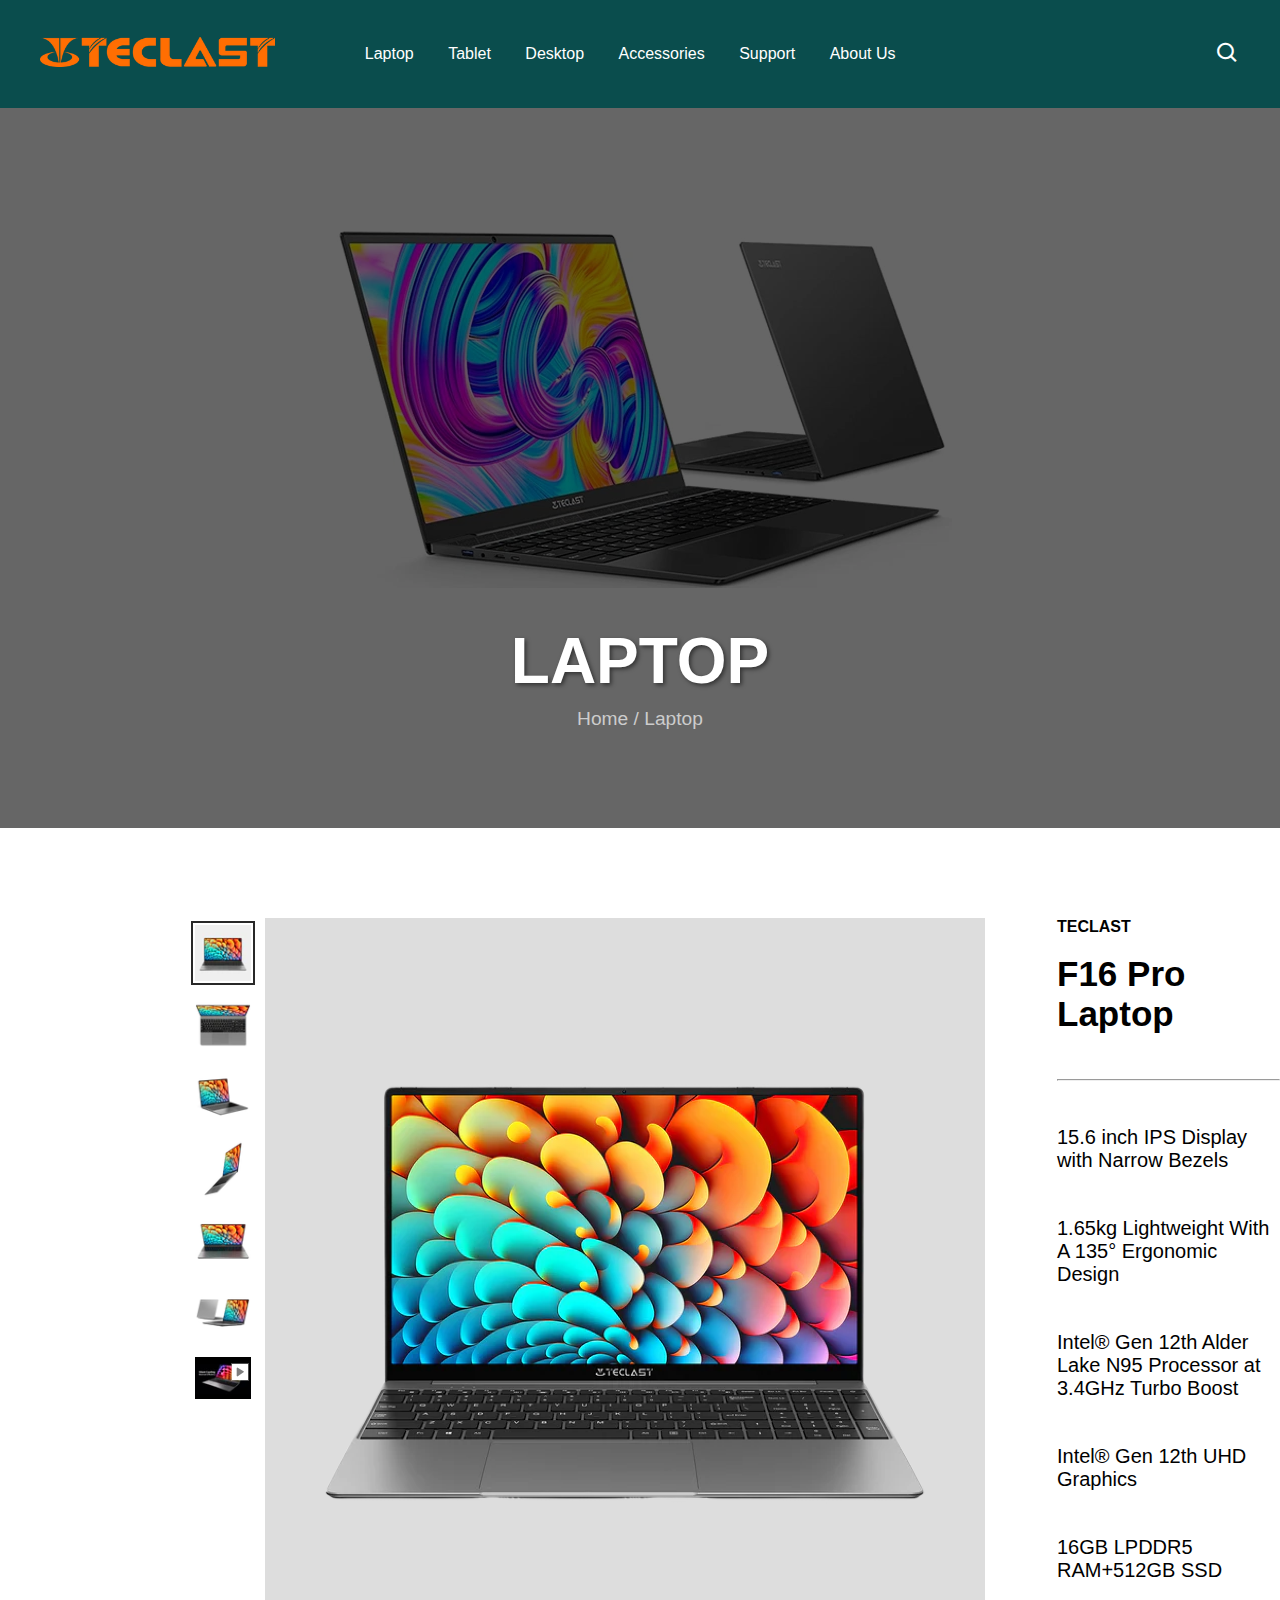
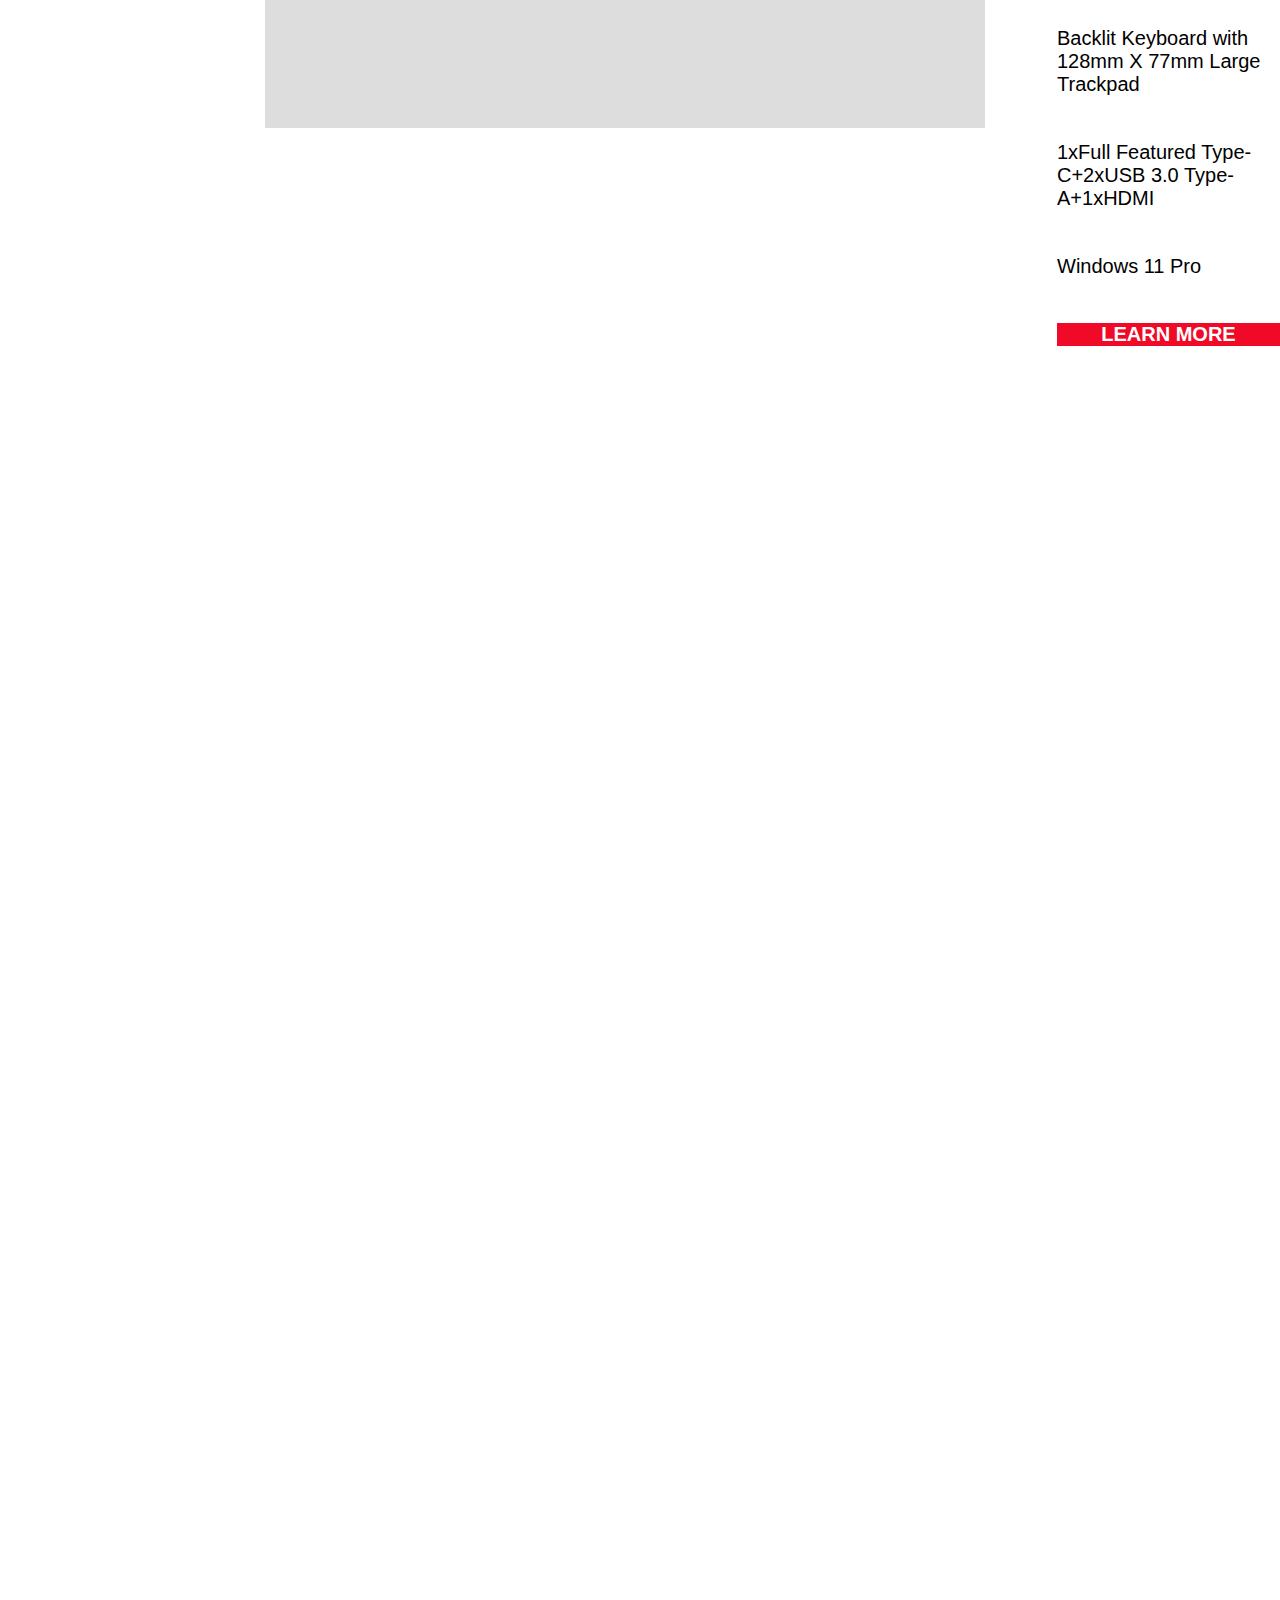
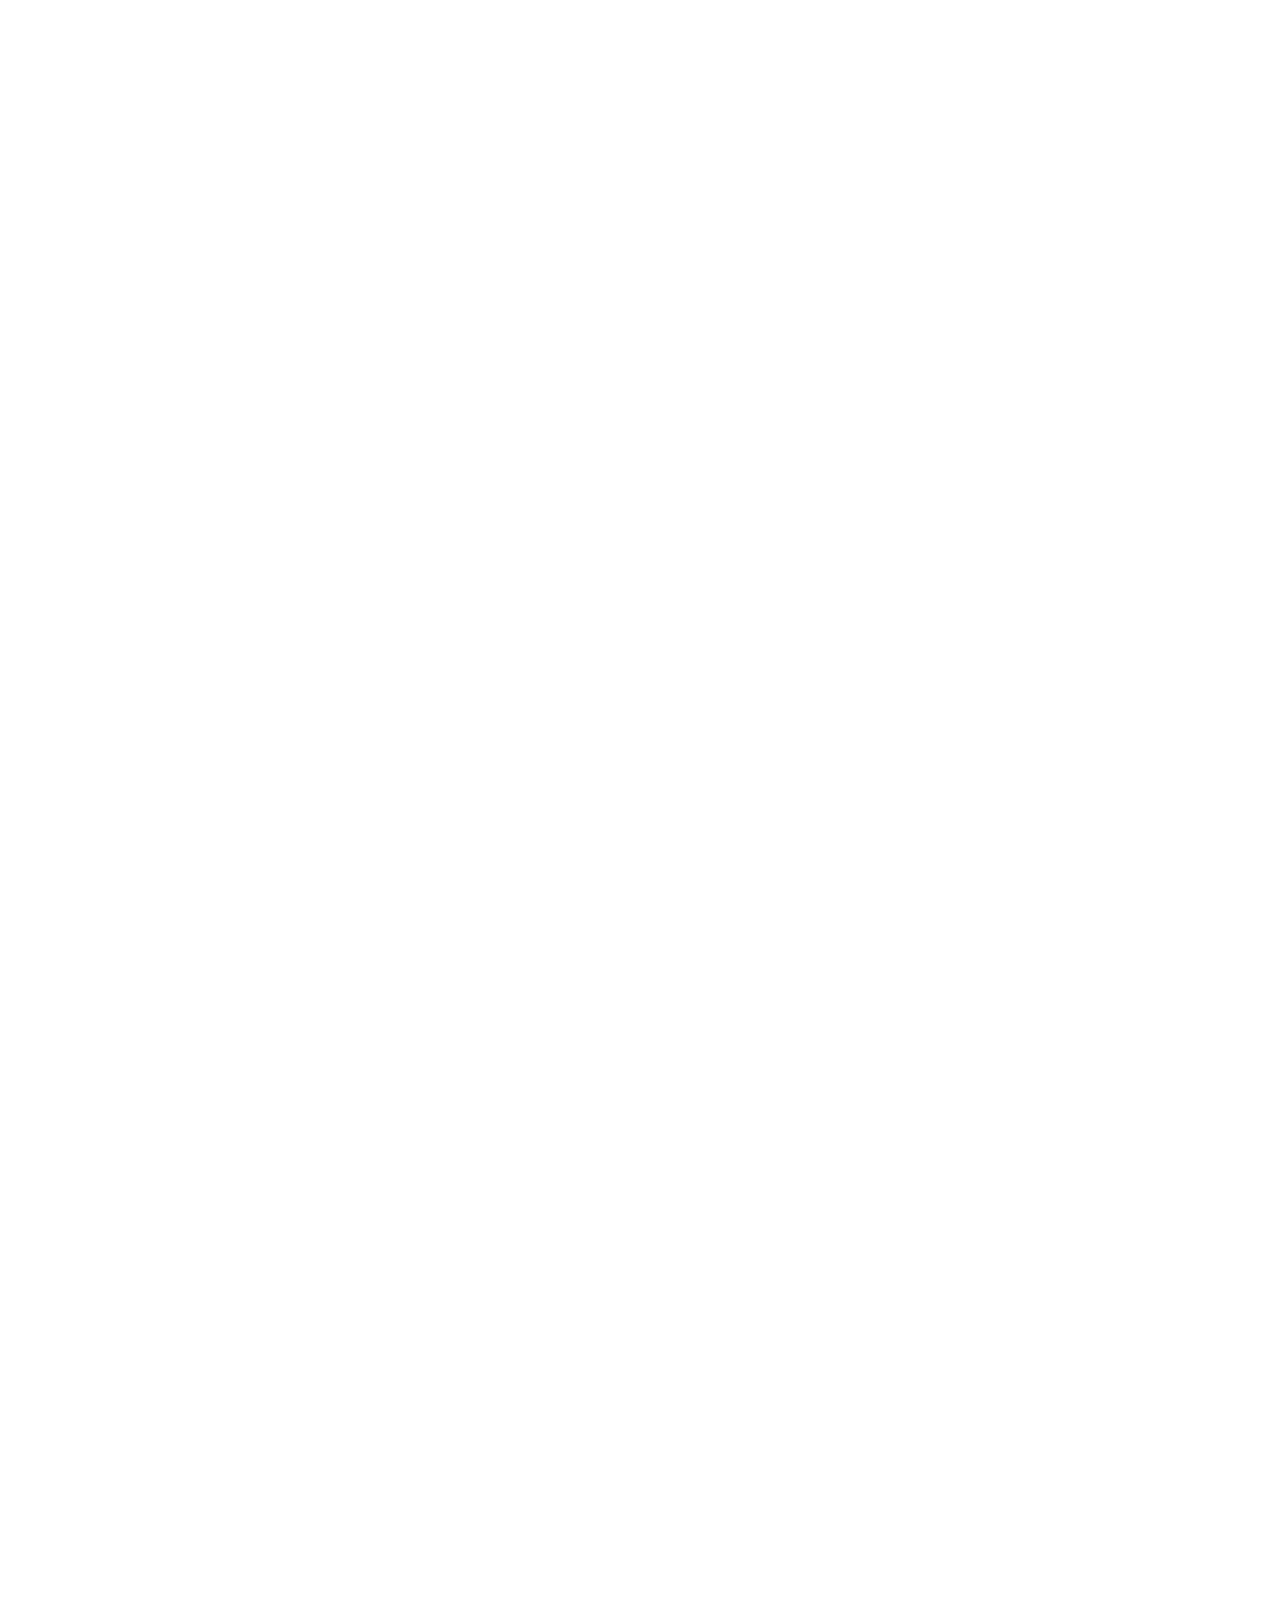
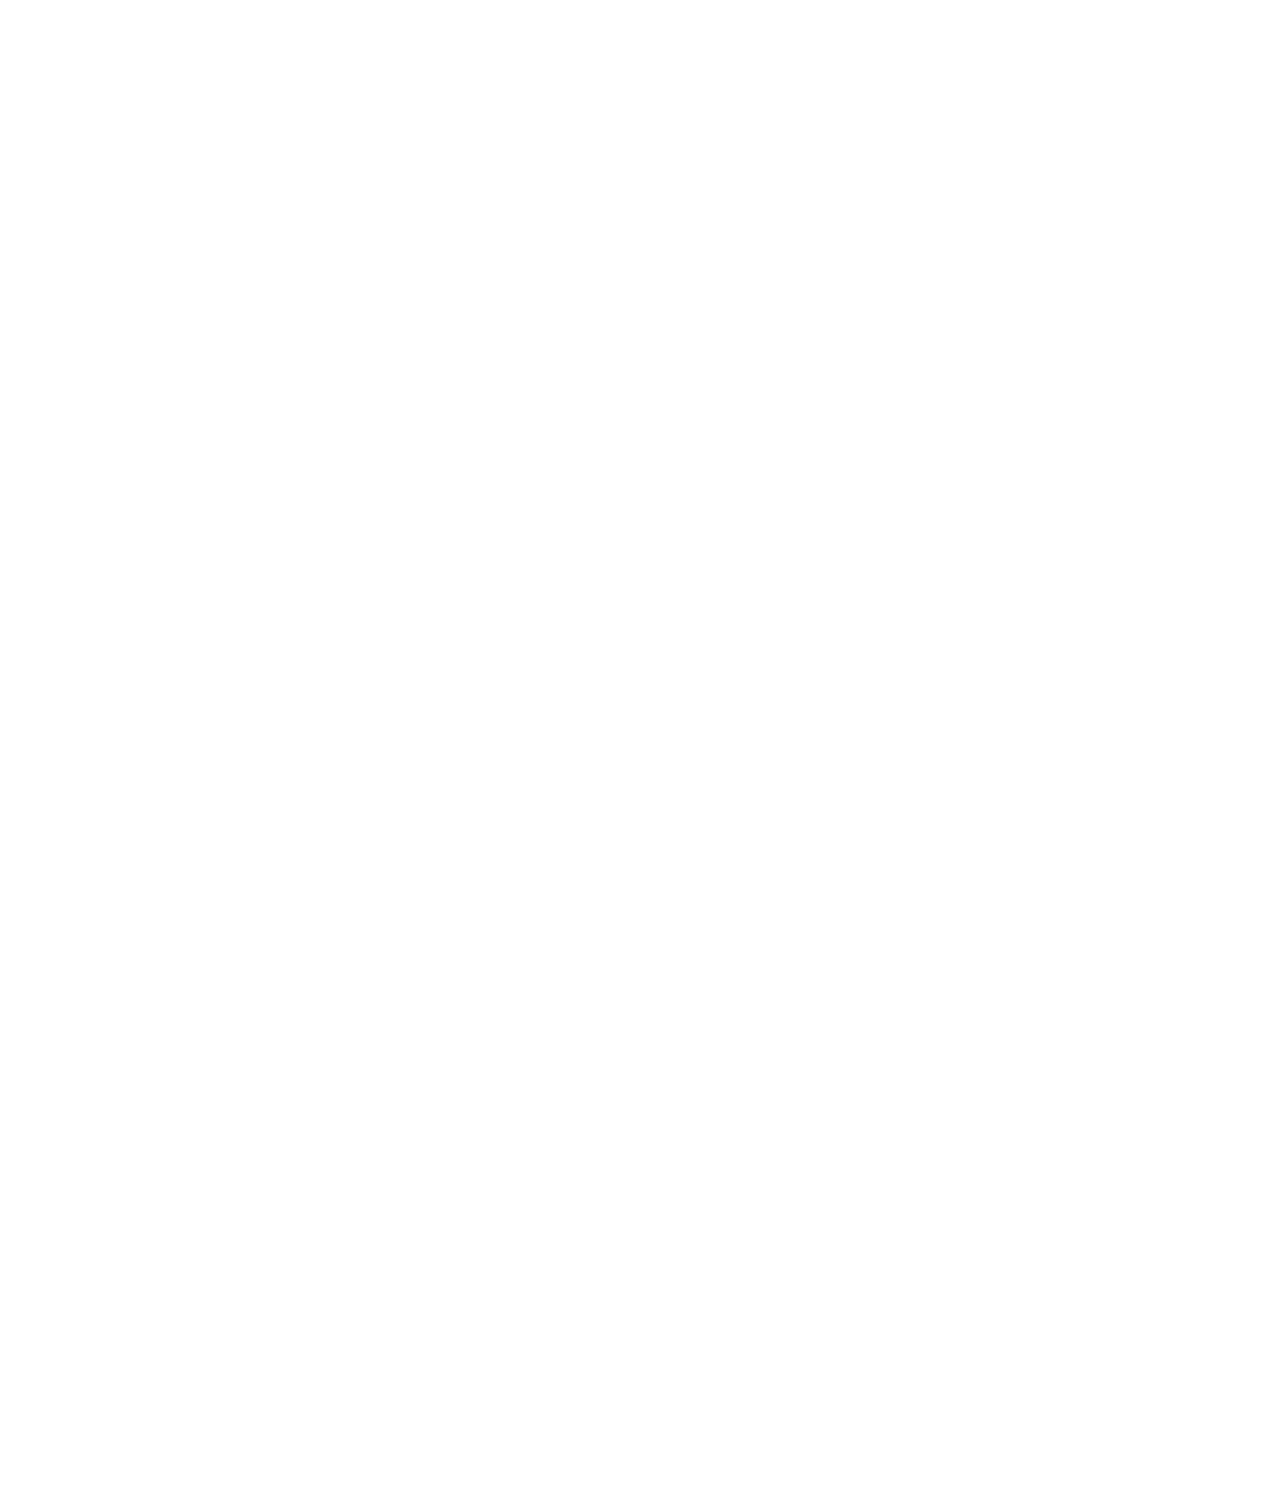
<file: index.html>
<!DOCTYPE html>
<html lang="en">
<head>
    <title>TecLast - Laptop</title>
    <link rel="stylesheet" href="./css/style.css">
    <link href='https://unpkg.com/boxicons@2.1.4/css/boxicons.min.css' rel='stylesheet'>
</head>
<body>
    <div class="head-container">
        <div class="head-one">
            <img src="./img/image.png" alt="TecLast Logo">
        </div>
        <div class="head-two">
            <a href="">Laptop</a>
            <a href="">Tablet</a>
            <a href="">Desktop</a>
            <a href="">Accessories</a>
            <a href="">Support</a>
            <a href="">About Us</a>
        </div>
        <div class="head-three">
            <i class='bx bx-search'></i>
        </div>
    </div>
    <div class="main-container">
        <img src="./img/image1.png" alt="Laptop Image">
        <h1>Laptop</h1>
        <p>Home / Laptop</p>
    </div>
    <div class="body-container">
        <div class="images">
            <img src="./img/image3.png" alt="">
        </div>
        <div class="image">
            <img src="./img/image2.png" alt="">
        </div>
        <div class="small-main">
            <div class="teclast">TECLAST</div>
            <div class="teclast-one">F16 Pro Laptop</div>
            <hr>
            <div class="teclast-twos">15.6 inch IPS Display with Narrow Bezels</div>
            <div class="teclast-two">1.65kg Lightweight With A 135° Ergonomic Design</div>
            <div class="teclast-two">Intel® Gen 12th Alder Lake N95 Processor at 3.4GHz Turbo Boost</div>
            <div class="teclast-two">Intel® Gen 12th UHD Graphics</div>
            <div class="teclast-two">16GB LPDDR5 RAM+512GB SSD</div>
            <div class="teclast-two">Backlit Keyboard with 128mm X 77mm Large Trackpad</div>
            <div class="teclast-two">1xFull Featured Type-C+2xUSB 3.0 Type-A+1xHDMI</div>
            <div class="teclast-two">Windows 11 Pro</div>
            <button class="B">LEARN MORE</button>
        </div>
    </div>
</body>
</html>
</file>
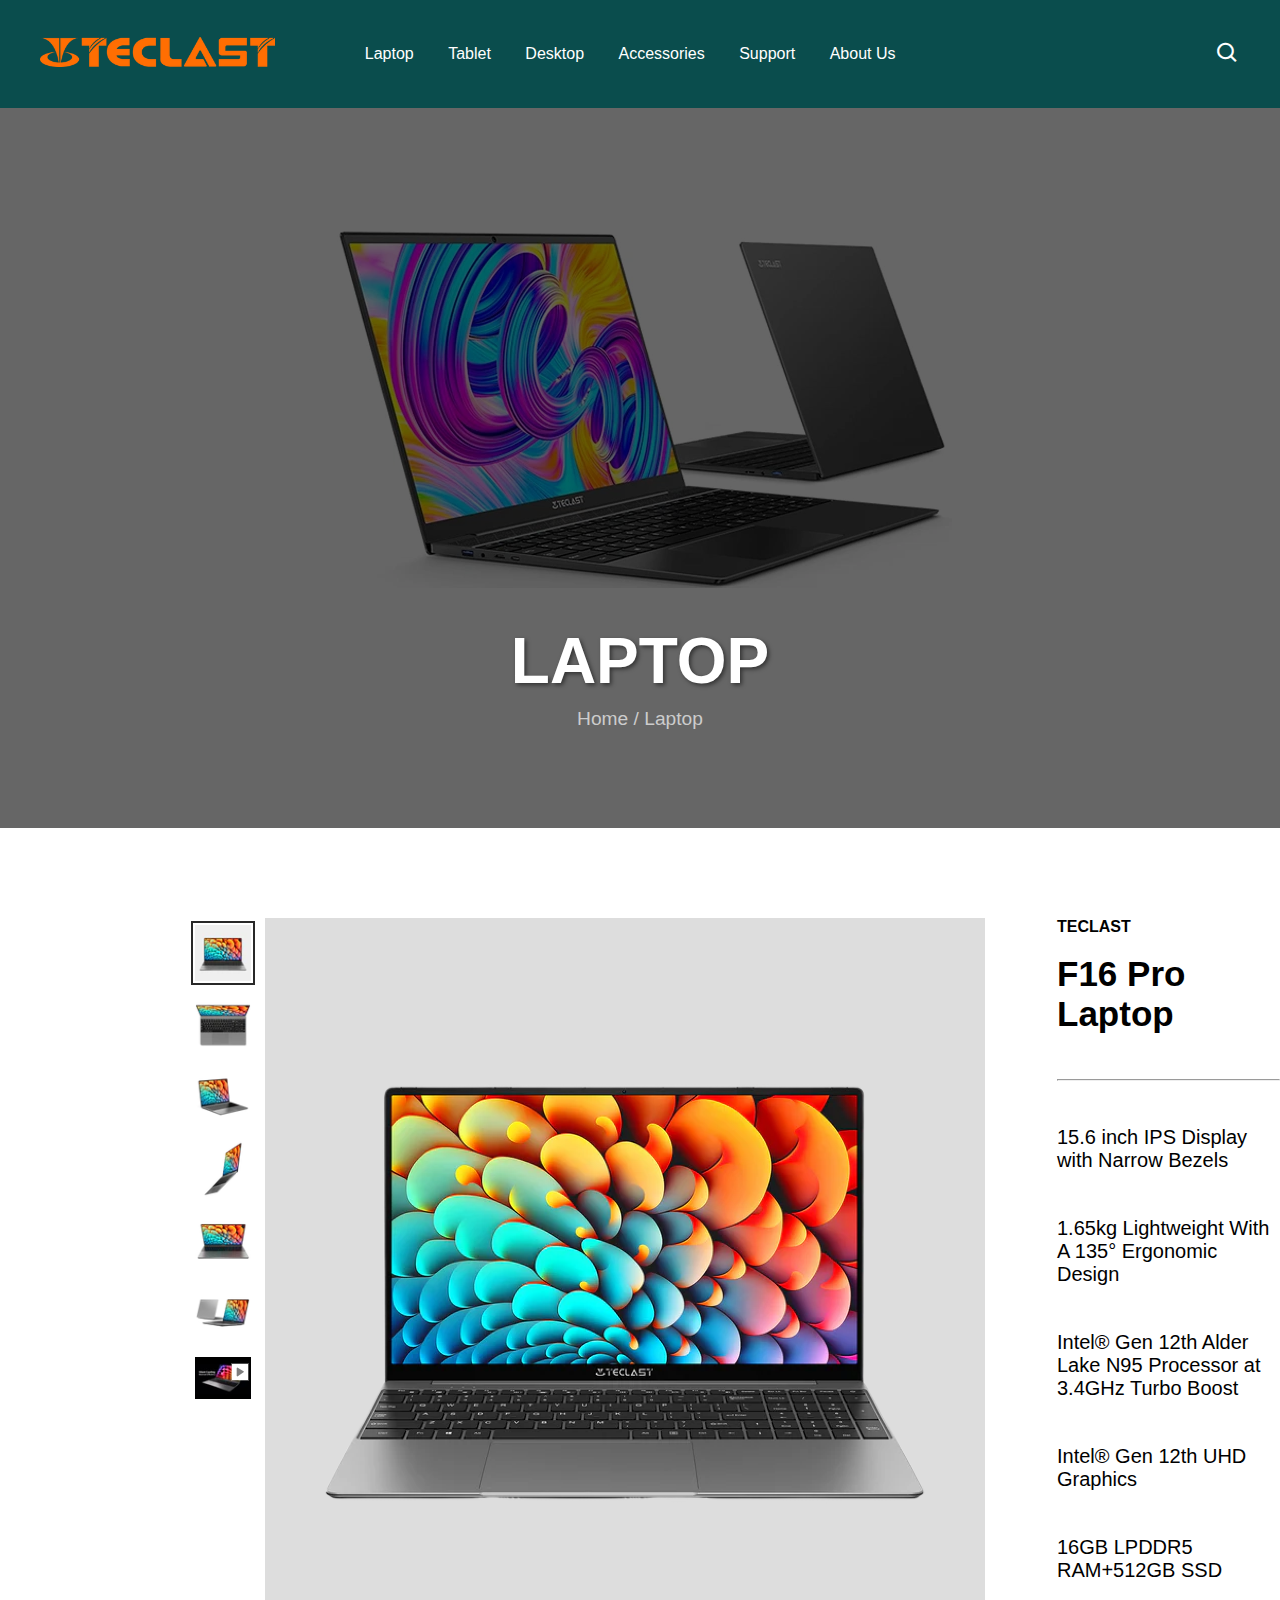
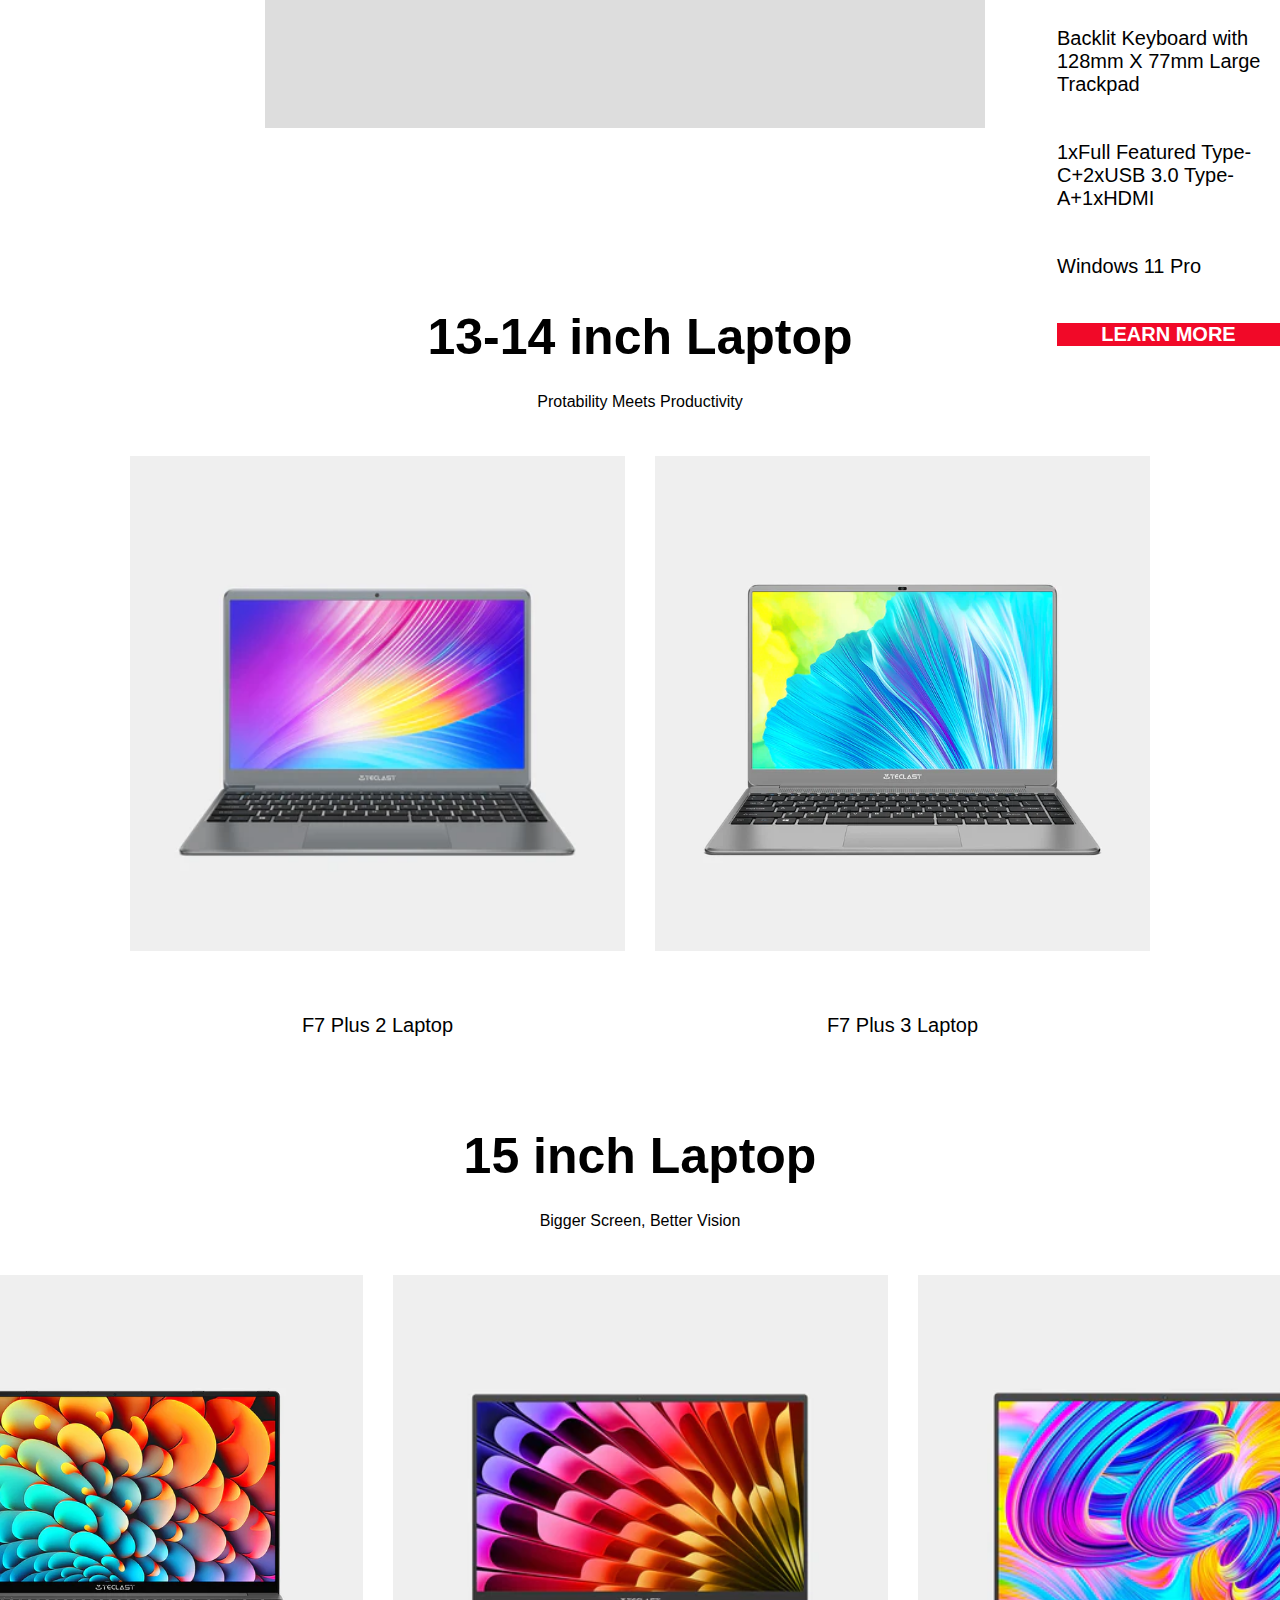
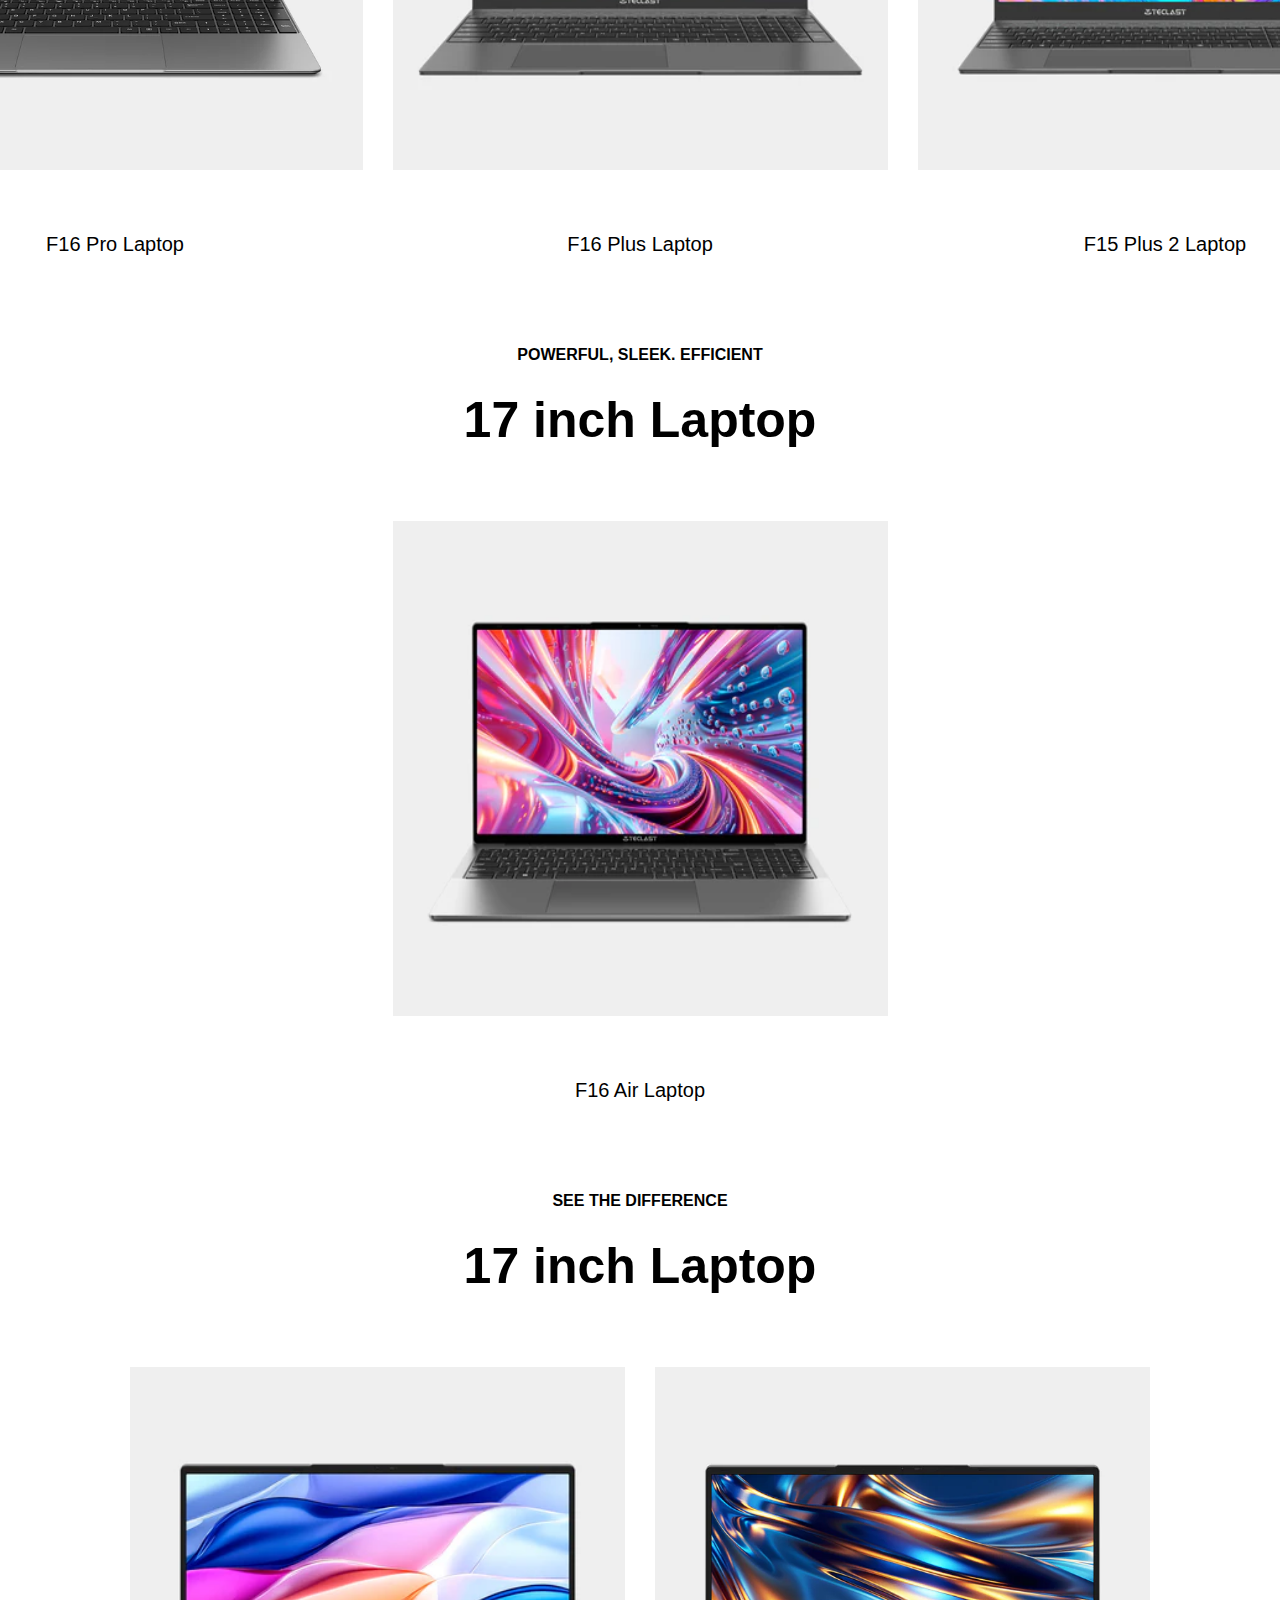
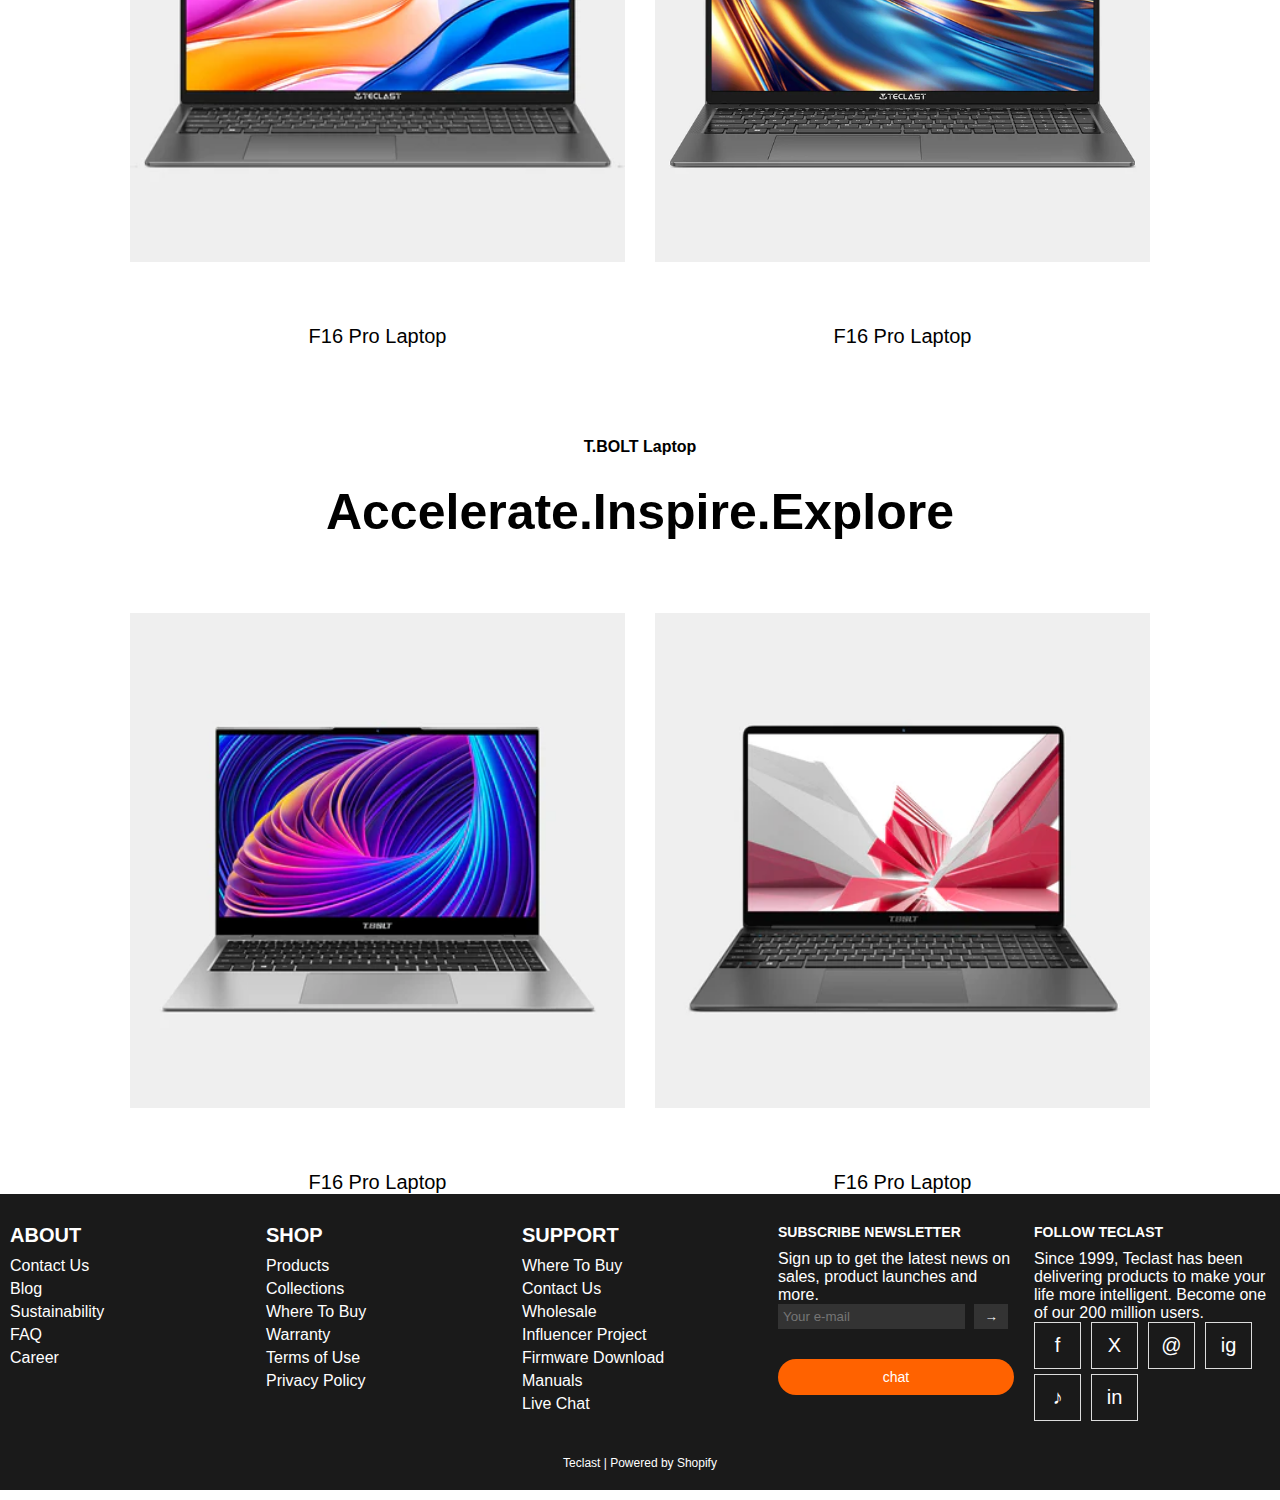
<file: about-us.html>
<!DOCTYPE html>
<html lang="en">

<head>
    <title>About Us</title>
    <link rel="stylesheet" href="./css/style.css">
    <link href='https://unpkg.com/boxicons@2.1.4/css/boxicons.min.css' rel='stylesheet'>
</head>

<body>
    <div class="head-container">
        <div class="head-one">
            <img src="./img/image.png" alt="TecLast Logo">
        </div>
        <div class="head-two">
            <a href="/index.html">Laptop</a>
            <a href="/tablet.html">Tablet</a>
            <a href="/desktop.html">Desktop</a>
            <a href="/accessories.html">Accessories</a>
            <a href="/support.html">Support</a>
            <a href="#">About Us</a>
        </div>
        <div class="head-three">
            <i class='bx bx-search'></i>
        </div>
    </div>
    <div class="main-container">
        <img src="./img/image1.png" alt="Laptop Image">
        <h1>Laptop</h1>
        <p>Home / Laptop</p>
    </div>
    <div class="body-container">
        <div class="images">
            <img src="./img/image3.png" alt="">
        </div>
        <div class="image">
            <img src="./img/image2.png" alt="">
        </div>
        <div class="small-main">
            <div class="teclast">TECLAST</div>
            <div class="teclast-one">F16 Pro Laptop</div>
            <hr>
            <div class="teclast-twos">15.6 inch IPS Display with Narrow Bezels</div>
            <div class="teclast-two">1.65kg Lightweight With A 135° Ergonomic Design</div>
            <div class="teclast-two">Intel® Gen 12th Alder Lake N95 Processor at 3.4GHz Turbo Boost</div>
            <div class="teclast-two">Intel® Gen 12th UHD Graphics</div>
            <div class="teclast-two">16GB LPDDR5 RAM+512GB SSD</div>
            <div class="teclast-two">Backlit Keyboard with 128mm X 77mm Large Trackpad</div>
            <div class="teclast-two">1xFull Featured Type-C+2xUSB 3.0 Type-A+1xHDMI</div>
            <div class="teclast-two">Windows 11 Pro</div>
            <button class="B">LEARN MORE</button>
        </div>
    </div>
    <div class="body-containers">
        <div class="body-one">
            <div class="inchs">13-14 inch Laptop</div>
            <div class="inch">Protability Meets Productivity</div>
        </div>
        <div class="body-two">
            <div class="body-image">
                <div class="control">
                    <img src="./img/image4.png" alt="">
                </div>
                <div class="plus">F7 Plus 2 Laptop</div>
            </div>
            <div class="body-image">
                <div class="control">
                    <img src="./img/image5.png" alt="">
                </div>
                <div class="plus">F7 Plus 3 Laptop</div>
            </div>
        </div>
    </div>
    <div class="body-containers">
        <div class="body-one">
            <div class="inchs">15 inch Laptop</div>
            <div class="inch">Bigger Screen, Better Vision</div>
        </div>
        <div class="body-two">
            <div class="body-image">
                <div class="control">
                    <img src="./img/image6.png" alt="">
                </div>
                <div class="plus">F16 Pro Laptop</div>
            </div>
            <div class="body-image">
                <div class="control">
                    <img src="./img/image7.png" alt="">
                </div>
                <div class="plus">F16 Plus Laptop</div>
            </div>
            <div class="body-image">
                <div class="control">
                    <img src="./img/image8.png" alt="">
                </div>
                <div class="plus">F15 Plus 2 Laptop</div>
            </div>
        </div>
    </div>
    <div class="body-containers">
        <div class="body-one">
            <div class="inchss">POWERFUL, SLEEK. EFFICIENT</div>
            <div class="inchs">17 inch Laptop</div>
        </div>
        <div class="body-two">
            <div class="body-image">
                <div class="control">
                    <img src="./img/image9.png" alt="">
                </div>
                <div class="plus">F16 Air Laptop</div>
            </div>
        </div>
    </div>
    <div class="body-containers">
        <div class="body-one">
            <div class="inchss">SEE THE DIFFERENCE</div>
            <div class="inchs">17 inch Laptop</div>
        </div>
        <div class="body-two">
            <div class="body-image">
                <div class="control">
                    <img src="./img/image10.png" alt="">
                </div>
                <div class="plus">F16 Pro Laptop</div>
            </div>
            <div class="body-image">
                <div class="control">
                    <img src="./img/image11.png" alt="">
                </div>
                <div class="plus">F16 Pro Laptop</div>
            </div>
        </div>
    </div>
    <div class="body-containers">
        <div class="body-one">
            <div class="inchss">T.BOLT Laptop</div>
            <div class="inchs">Accelerate.Inspire.Explore</div>
        </div>
        <div class="body-two">
            <div class="body-image">
                <div class="control">
                    <img src="./img/image13.png" alt="">
                </div>
                <div class="plus">F16 Pro Laptop</div>
            </div>
            <div class="body-image">
                <div class="control">
                    <img src="./img/image12.png" alt="">
                </div>
                <div class="plus">F16 Pro Laptop</div>
            </div>
        </div>
    </div>
    <footer class="footer">
        <div class="footer-column">
            <h3 style="font-size: 20px;">ABOUT</h3>
            <a href="#" style="font-size: 16px;">Contact Us</a>
            <a href="#" style="font-size: 16px;">Blog</a>
            <a href="#" style="font-size: 16px;">Sustainability</a>
            <a href="#" style="font-size: 16px;">FAQ</a>
            <a href="#" style="font-size: 16px;">Career</a>
        </div>
        <div class="footer-column">
            <h3 style="font-size: 20px;">SHOP</h3>
            <a href="#" style="font-size: 16px;">Products</a>
            <a href="#" style="font-size: 16px;">Collections</a>
            <a href="#" style="font-size: 16px;">Where To Buy</a>
            <a href="#" style="font-size: 16px;">Warranty</a>
            <a href="#" style="font-size: 16px;">Terms of Use</a>
            <a href="#" style="font-size: 16px;">Privacy Policy</a>
        </div>
        <div class="footer-column">
            <h3 style="font-size: 20px;">SUPPORT</h3>
            <a href="#" style="font-size: 16px;">Where To Buy</a>
            <a href="#" style="font-size: 16px;">Contact Us</a>
            <a href="#" style="font-size: 16px;">Wholesale</a>
            <a href="#" style="font-size: 16px;">Influencer Project</a>
            <a href="#" style="font-size: 16px;">Firmware Download</a>
            <a href="#" style="font-size: 16px;">Manuals</a>
            <a href="#" style="font-size: 16px;">Live Chat</a>
        </div>
        <div class="footer-column newsletter">
            <h3>SUBSCRIBE NEWSLETTER</h3>
            <p>Sign up to get the latest news on sales, product launches and more.</p>
            <input type="email" placeholder="Your e-mail">
            <button>→</button>
            <div class="chat-button" style="margin-top: 30px;">chat</div>
        </div>
        <div class="footer-column">
            <h3>FOLLOW TECLAST</h3>
            <p>Since 1999, Teclast has been delivering products to make your life more intelligent. Become one of our
                200 million users.</p>
            <div class="social-icons">
                <a href="#">f</a>
                <a href="#">X</a>
                <a href="#">@</a>
                <a href="#">ig</a>
            </div>
            <div class="social-icons">
                <a href="#">♪</a>
                <a href="#">in</a>
            </div>
        </div>
        <div class="powered-by">Teclast | Powered by Shopify</div>
    </footer>
</body>

</html>
</file>
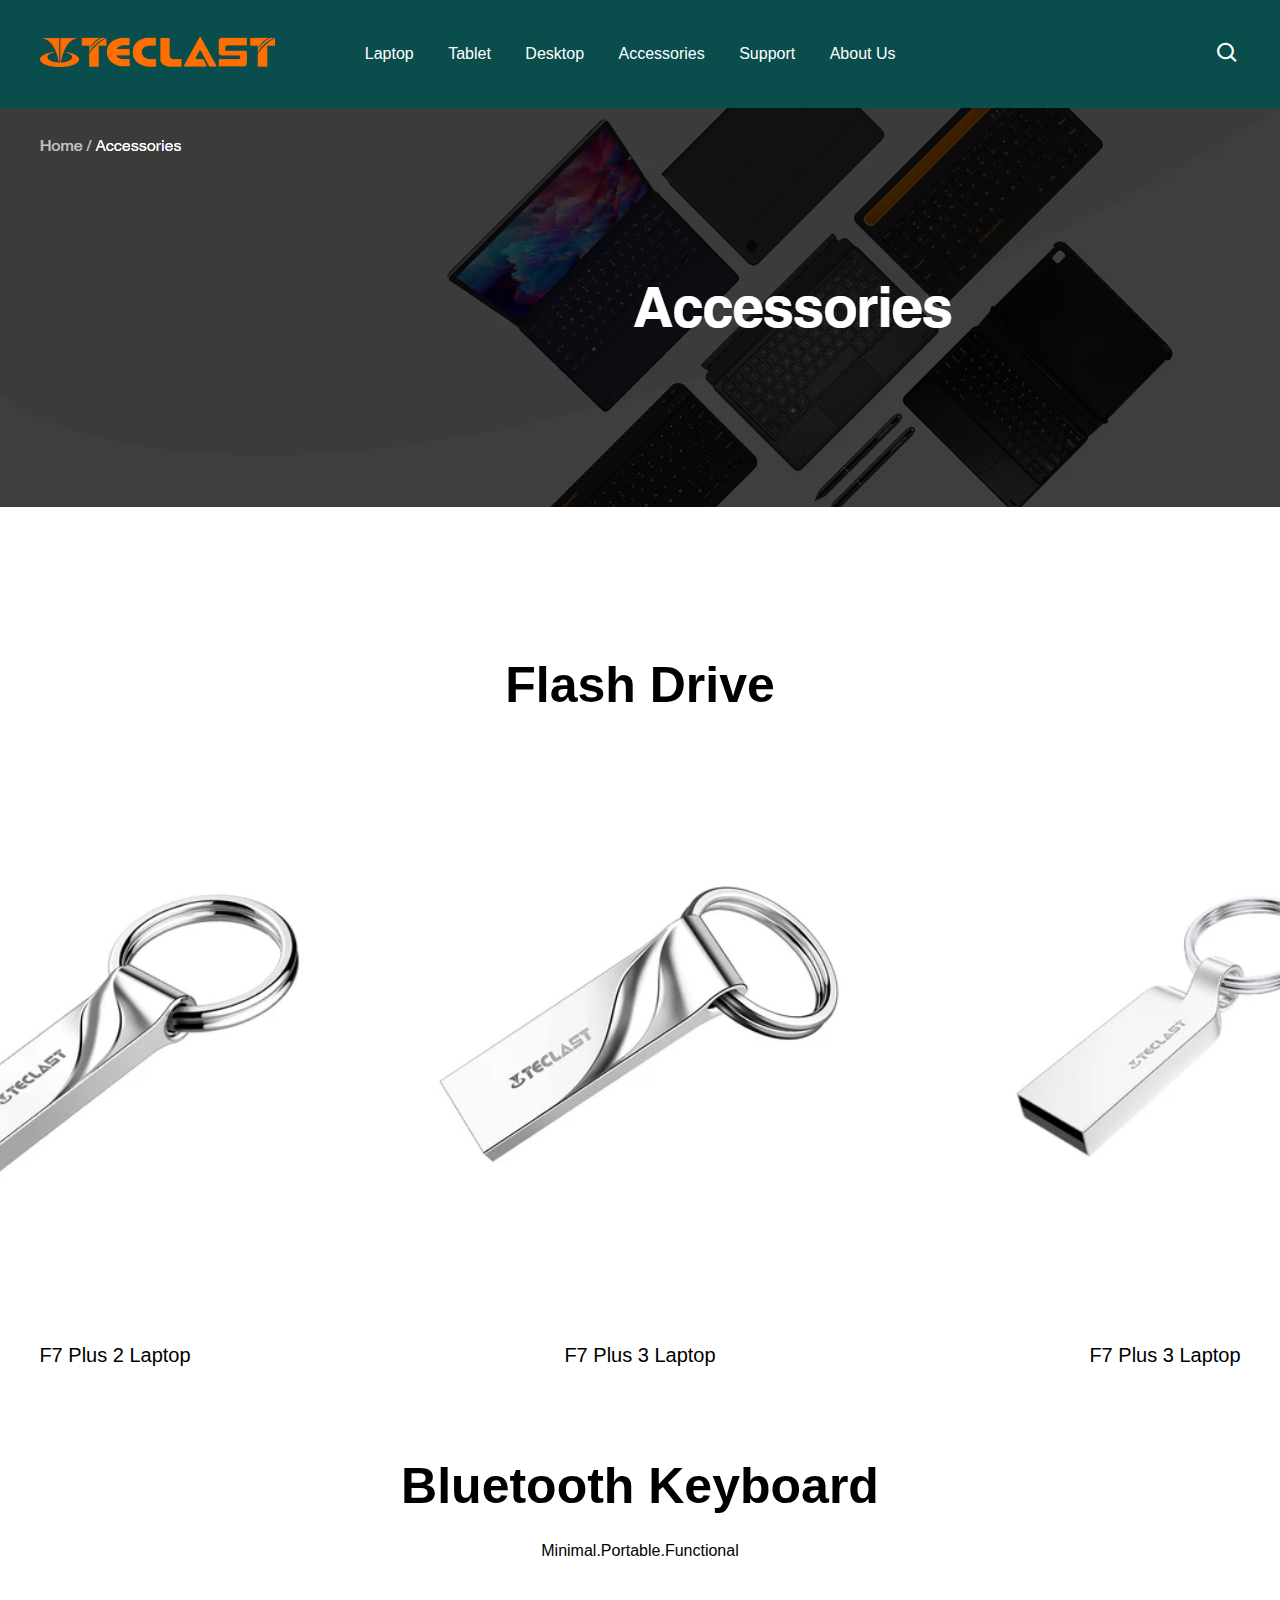
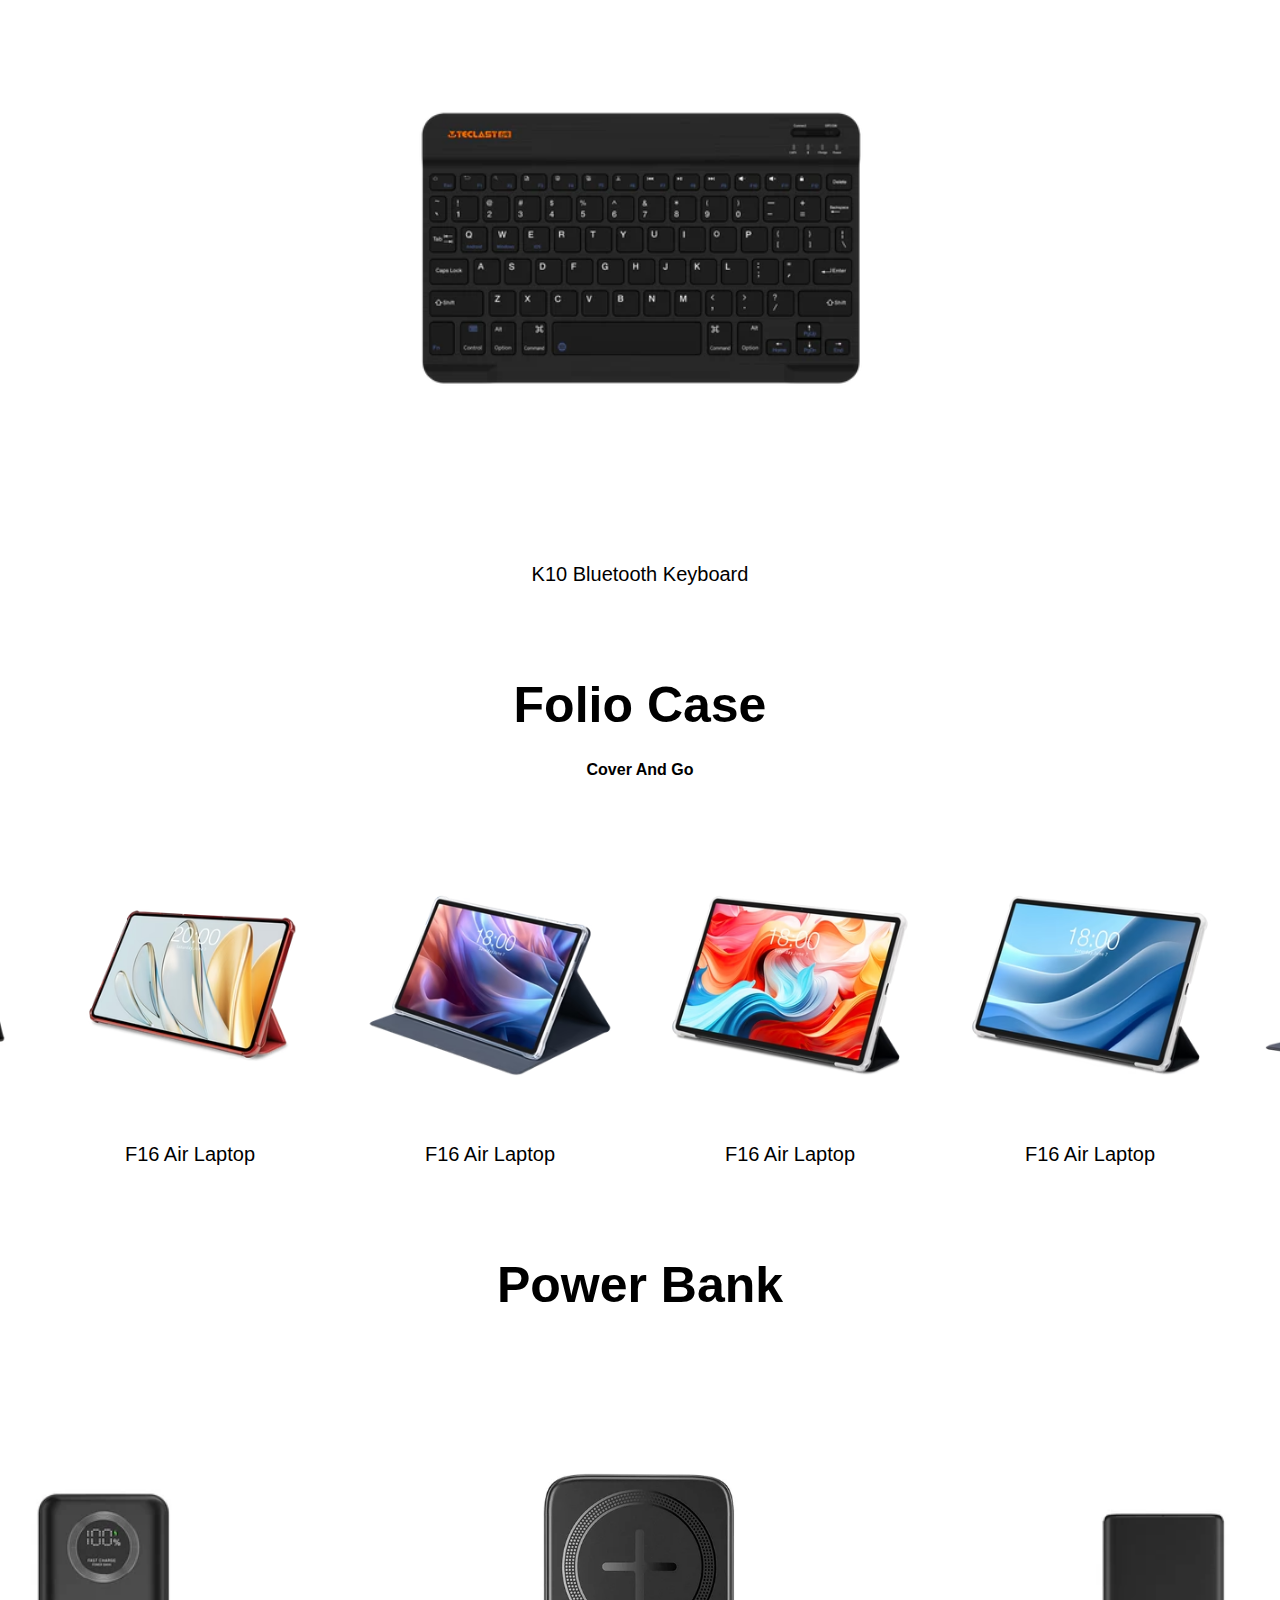
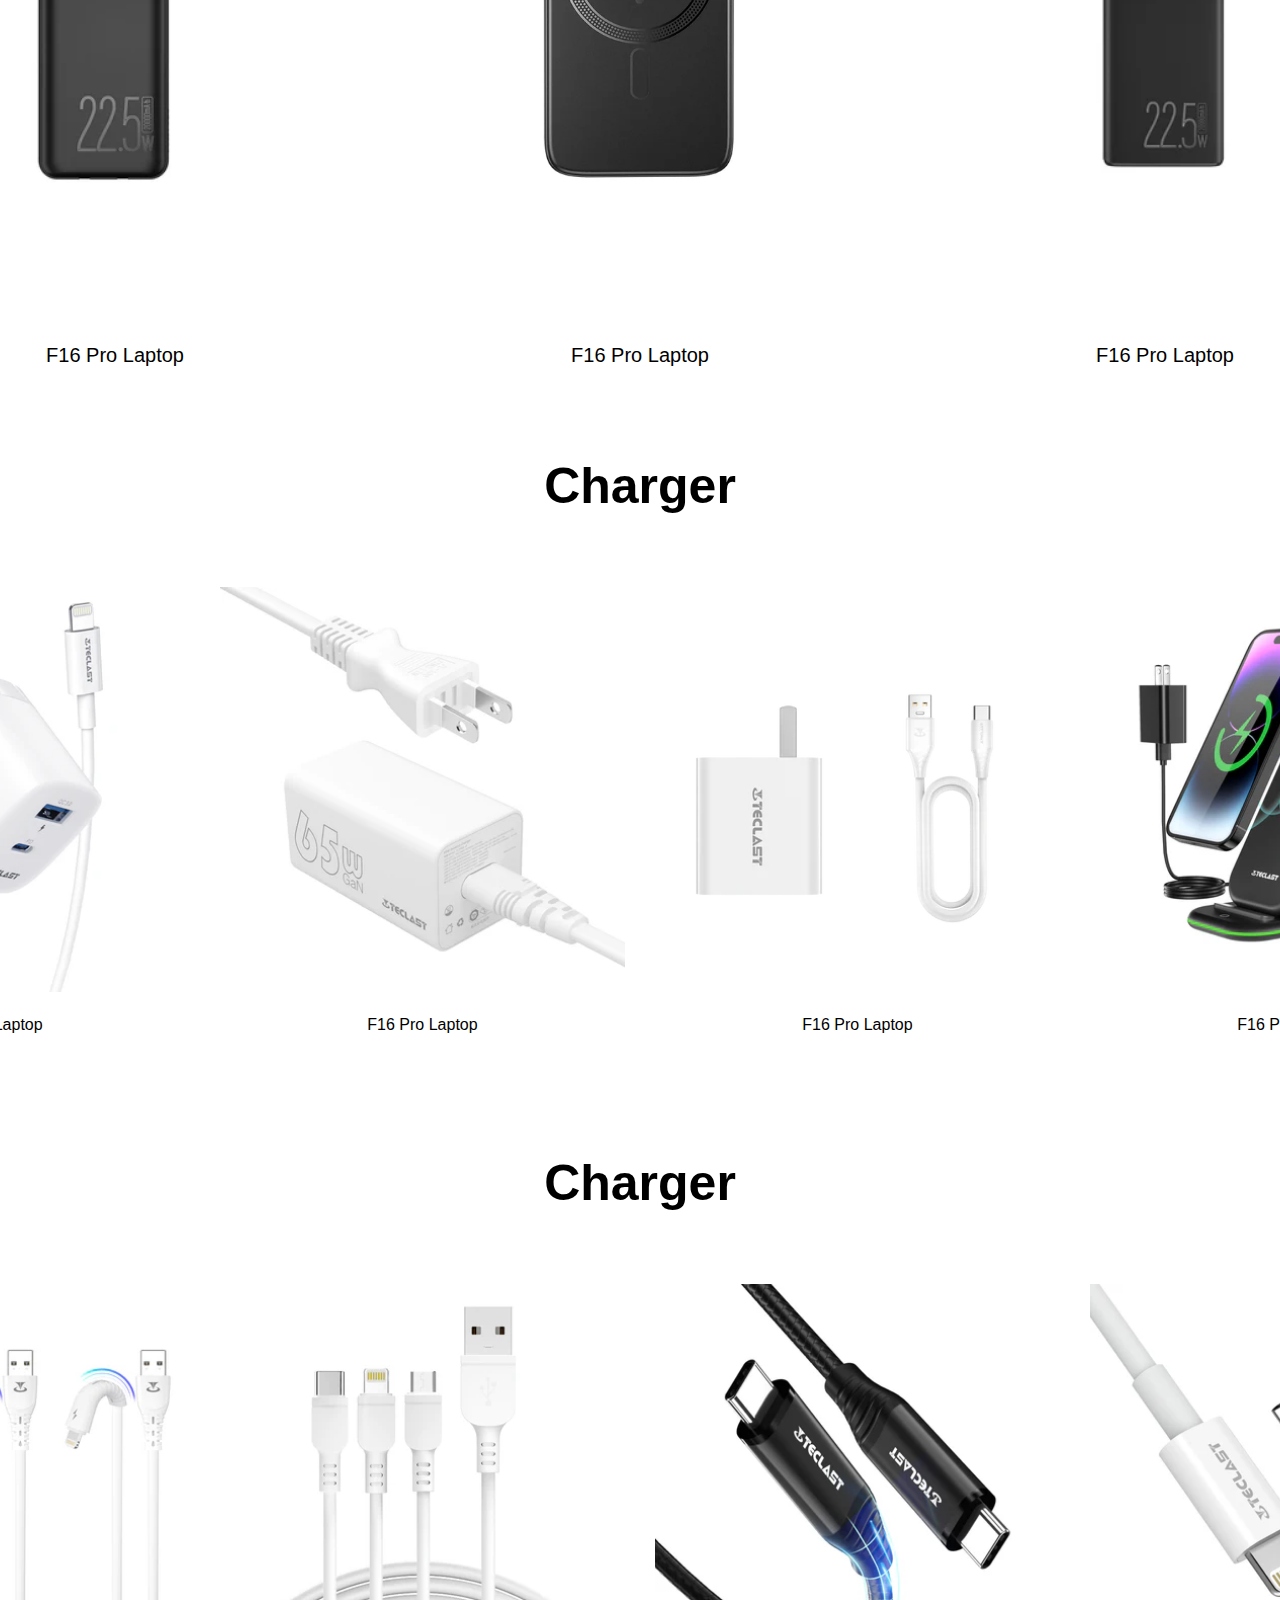
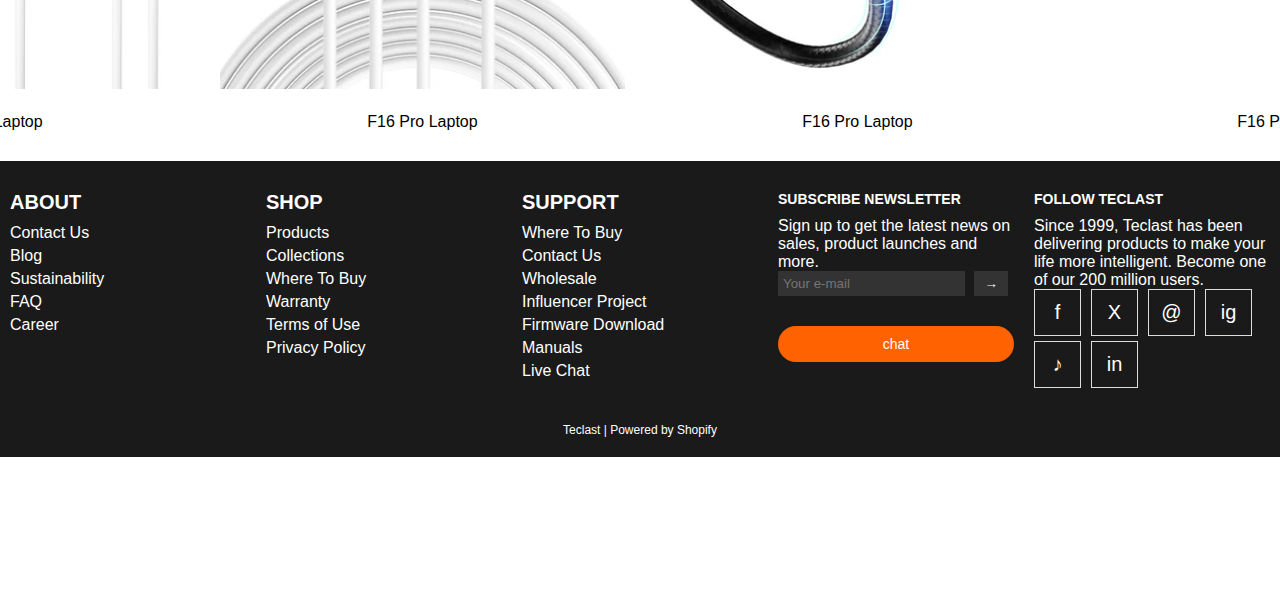
<file: accessories.html>
<!DOCTYPE html>
<html lang="en">

<head>
    <title>Accessories</title>
    <link rel="stylesheet" href="/css/accessories.css">
    <link href='https://unpkg.com/boxicons@2.1.4/css/boxicons.min.css' rel='stylesheet'>
</head>

<body>
    <div class="head-container">
        <div class="head-one">
            <img src="./img/image.png" alt="TecLast Logo">
        </div>
        <div class="head-two">
            <a href="/index.html">Laptop</a>
            <a href="/tablet.html">Tablet</a>
            <a href="/desktop.html">Desktop</a>
            <a href="#">Accessories</a>
            <a href="/suport.html">Support</a>
            <a href="/about-us.html">About Us</a>
        </div>
        <div class="head-three">
            <i class='bx bx-search'></i>
        </div>
    </div>
    <div class="main-container">
        <img src="./img/image18.png" alt="Laptop Image">
        <h1>Laptop</h1>
        <p>Home / Laptop</p>
    </div>
    <div class="body-containers">
        <div class="body-one">
            <div class="inchs">Flash Drive</div>
        </div>
        <div class="body-two">
            <div class="body-image">
                <div class="control">
                    <img src="./img/image58.png" alt="">
                </div>
                <div class="plus">F7 Plus 2 Laptop</div>
            </div>
            <div class="body-image">
                <div class="control">
                    <img src="./img/image59.png" alt="">
                </div>
                <div class="plus">F7 Plus 3 Laptop</div>
            </div>
            <div class="body-image">
                <div class="control">
                    <img src="./img/image60.png" alt="">
                </div>
                <div class="plus">F7 Plus 3 Laptop</div>
            </div>
        </div>
    </div>
    <div class="body-containers">
        <div class="body-one">
            <div class="inchs">Bluetooth Keyboard</div>
            <div class="inch">Minimal.Portable.Functional</div>
        </div>
        <div class="body-two">
            <div class="body-image">
                <div class="control">
                    <img src="./img/image41.png" alt="">
                </div>
                <div class="plus">K10 Bluetooth Keyboard</div>
            </div>
        </div>
    </div>
    <div class="body-containers">
        <div class="body-one">
            <div class="inchs">Folio Case</div>
            <div class="inchss">Cover And Go</div>
        </div>
        <div class="body-two">
            <div class="body-image">
                <div class="controlL">
                    <img src="./img/image61.png" alt="">
                </div>
                <div class="plus">F16 Air Laptop</div>
            </div>
            <div class="body-image">
                <div class="controlL">
                    <img src="./img/image62.png" alt="">
                </div>
                <div class="plus">F16 Air Laptop</div>
            </div>
            <div class="body-image">
                <div class="controlL">
                    <img src="./img/image63.png" alt="">
                </div>
                <div class="plus">F16 Air Laptop</div>
            </div>
            <div class="body-image">
                <div class="controlL">
                    <img src="./img/image64.png" alt="">
                </div>
                <div class="plus">F16 Air Laptop</div>
            </div>
            <div class="body-image">
                <div class="controlL">
                    <img src="./img/image65.png" alt="">
                </div>
                <div class="plus">F16 Air Laptop</div>
            </div>
            <div class="body-image">
                <div class="controlL">
                    <img src="./img/image66.png" alt="">
                </div>
                <div class="plus">F16 Air Laptop</div>
            </div>
        </div>
    </div>
    <div class="body-containers">
        <div class="body-one">
            <div class="inchs">Power Bank</div>
        </div>
        <div class="body-two">
            <div class="body-image">
                <div class="control">
                    <img src="./img/image67.png" alt="">
                </div>
                <div class="plus">F16 Pro Laptop</div>
            </div>
            <div class="body-image">
                <div class="control">
                    <img src="./img/image68.png" alt="">
                </div>
                <div class="plus">F16 Pro Laptop</div>
            </div>
            <div class="body-image">
                <div class="control">
                    <img src="./img/image69.png" alt="">
                </div>
                <div class="plus">F16 Pro Laptop</div>
            </div>
        </div>
    </div>
    <div class="body-containers">
        <div class="body-one">
            <div class="inchs">Charger</div>
        </div>
        <div class="body-two">
            <div class="body-image">
                <div class="controlh">
                    <img src="./img/image70.png" alt="">
                </div>
                <div class="plush">F16 Pro Laptop</div>
            </div>
            <div class="body-image">
                <div class="controlh">
                    <img src="./img/image71.png" alt="">
                </div>
                <div class="plush">F16 Pro Laptop</div>
            </div>
            <div class="body-image">
                <div class="controlh">
                    <img src="./img/image72.png" alt="">
                </div>
                <div class="plush">F16 Pro Laptop</div>
            </div>
            <div class="body-image">
                <div class="controlh">
                    <img src="./img/image73.png" alt="">
                </div>
                <div class="plush">F16 Pro Laptop</div>
            </div>
        </div>
    </div>
    <div class="body-containers">
        <div class="body-one">
            <div class="inchs">Charger</div>
        </div>
        <div class="body-two">
            <div class="body-image">
                <div class="controlh">
                    <img src="./img/image74.png" alt="">
                </div>
                <div class="plush">F16 Pro Laptop</div>
            </div>
            <div class="body-image">
                <div class="controlh">
                    <img src="./img/image75.png" alt="">
                </div>
                <div class="plush">F16 Pro Laptop</div>
            </div>
            <div class="body-image">
                <div class="controlh">
                    <img src="./img/image76.png" alt="">
                </div>
                <div class="plush">F16 Pro Laptop</div>
            </div>
            <div class="body-image">
                <div class="controlh">
                    <img src="./img/image78.png" alt="">
                </div>
                <div class="plush">F16 Pro Laptop</div>
            </div>
        </div>
    </div>
    <footer class="footer">
        <div class="footer-column">
            <h3 style="font-size: 20px;">ABOUT</h3>
            <a href="#" style="font-size: 16px;">Contact Us</a>
            <a href="#" style="font-size: 16px;">Blog</a>
            <a href="#" style="font-size: 16px;">Sustainability</a>
            <a href="#" style="font-size: 16px;">FAQ</a>
            <a href="#" style="font-size: 16px;">Career</a>
        </div>
        <div class="footer-column">
            <h3 style="font-size: 20px;">SHOP</h3>
            <a href="#" style="font-size: 16px;">Products</a>
            <a href="#" style="font-size: 16px;">Collections</a>
            <a href="#" style="font-size: 16px;">Where To Buy</a>
            <a href="#" style="font-size: 16px;">Warranty</a>
            <a href="#" style="font-size: 16px;">Terms of Use</a>
            <a href="#" style="font-size: 16px;">Privacy Policy</a>
        </div>
        <div class="footer-column">
            <h3 style="font-size: 20px;">SUPPORT</h3>
            <a href="#" style="font-size: 16px;">Where To Buy</a>
            <a href="#" style="font-size: 16px;">Contact Us</a>
            <a href="#" style="font-size: 16px;">Wholesale</a>
            <a href="#" style="font-size: 16px;">Influencer Project</a>
            <a href="#" style="font-size: 16px;">Firmware Download</a>
            <a href="#" style="font-size: 16px;">Manuals</a>
            <a href="#" style="font-size: 16px;">Live Chat</a>
        </div>
        <div class="footer-column newsletter">
            <h3>SUBSCRIBE NEWSLETTER</h3>
            <p>Sign up to get the latest news on sales, product launches and more.</p>
            <input type="email" placeholder="Your e-mail">
            <button>→</button>
            <div class="chat-button" style="margin-top: 30px;">chat</div>
        </div>
        <div class="footer-column">
            <h3>FOLLOW TECLAST</h3>
            <p>Since 1999, Teclast has been delivering products to make your life more intelligent. Become one of our
                200 million users.</p>
            <div class="social-icons">
                <a href="#">f</a>
                <a href="#">X</a>
                <a href="#">@</a>
                <a href="#">ig</a>
            </div>
            <div class="social-icons">
                <a href="#">♪</a>
                <a href="#">in</a>
            </div>
        </div>
        <div class="powered-by">Teclast | Powered by Shopify</div>
    </footer>
</body>

</html>
</file>
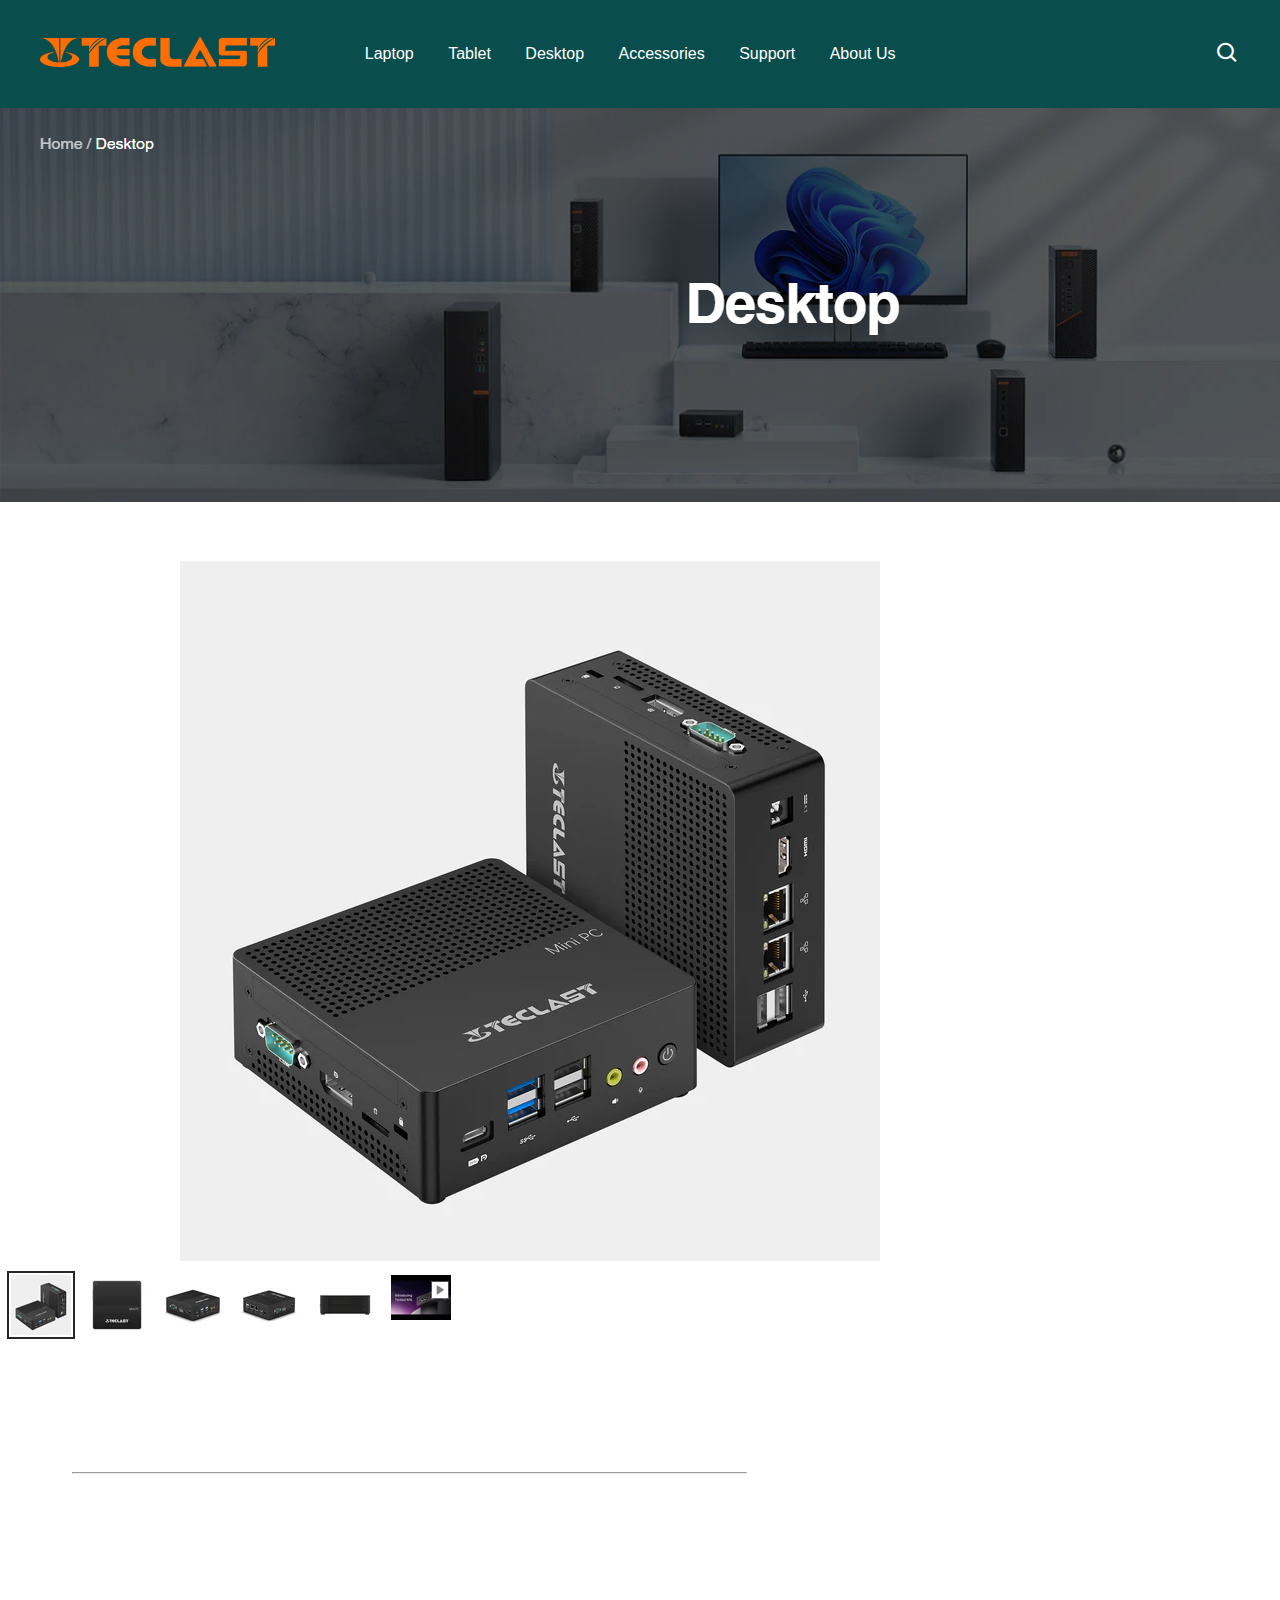
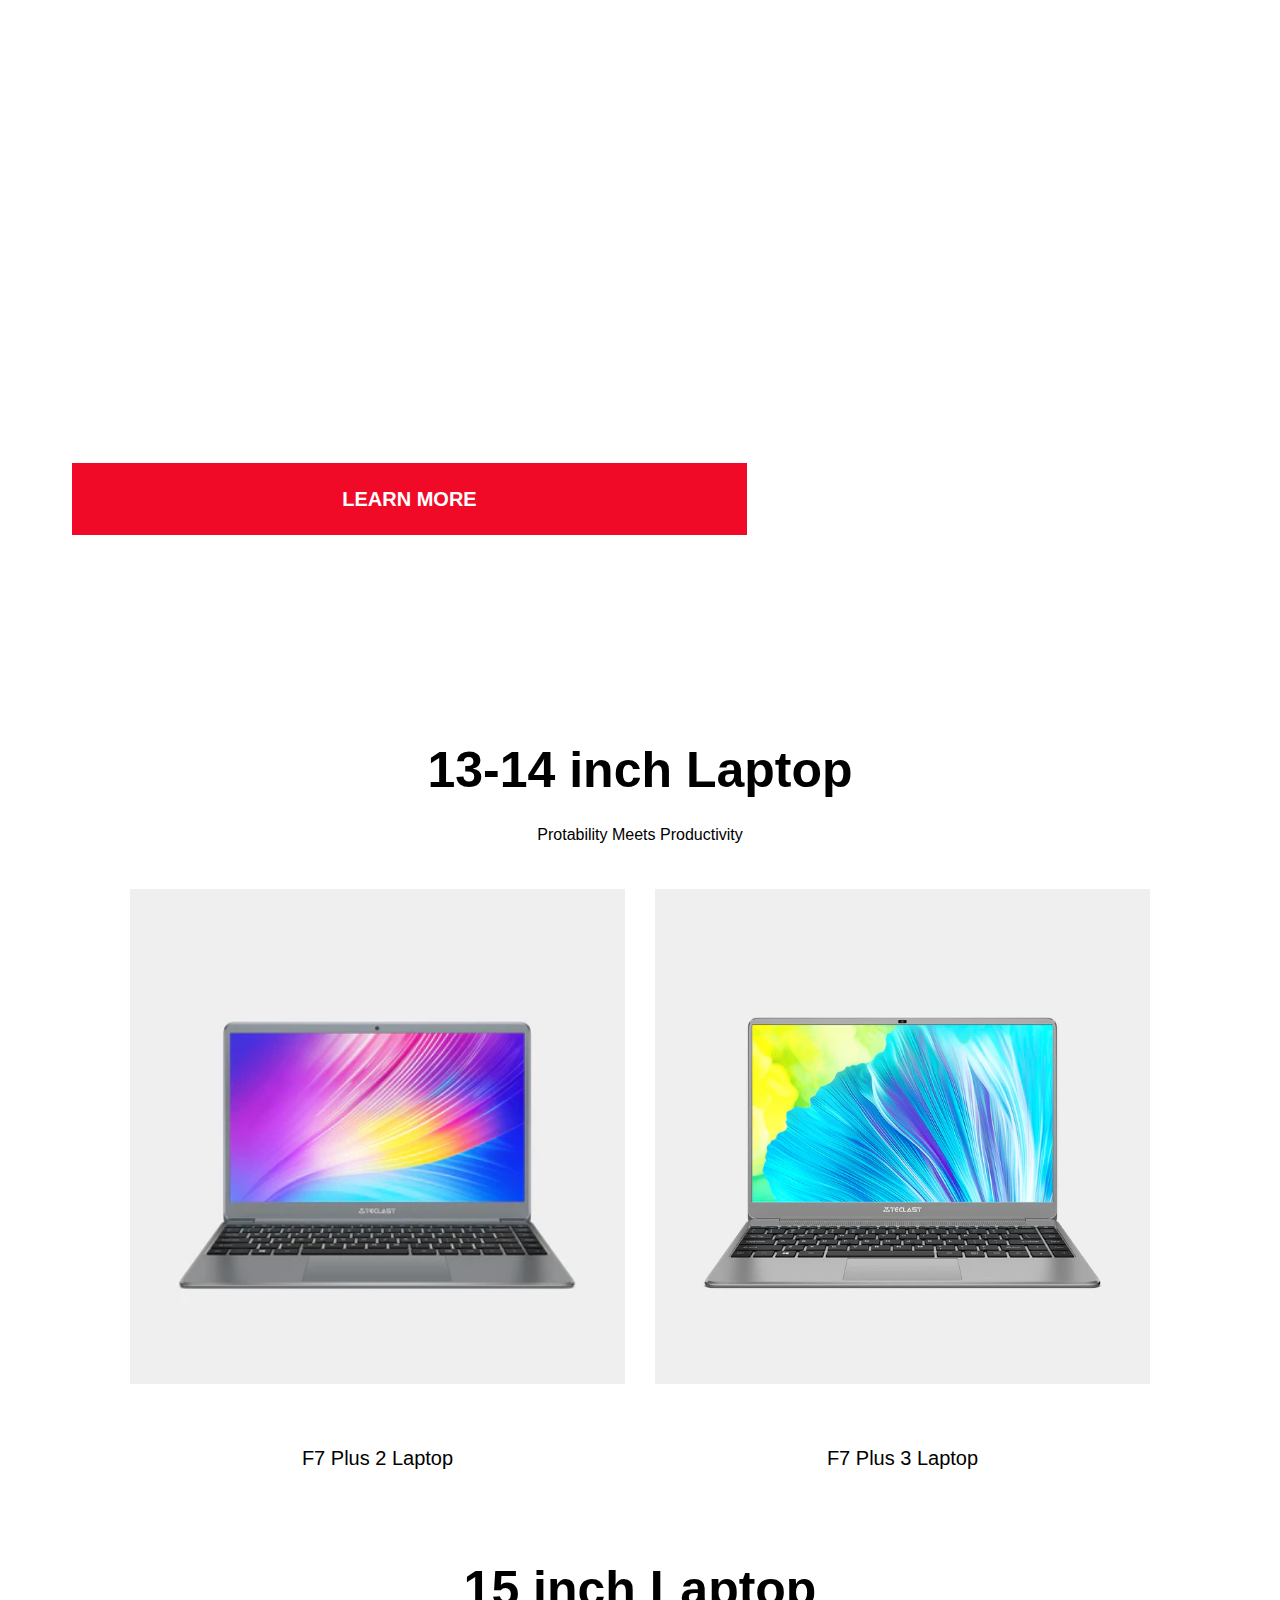
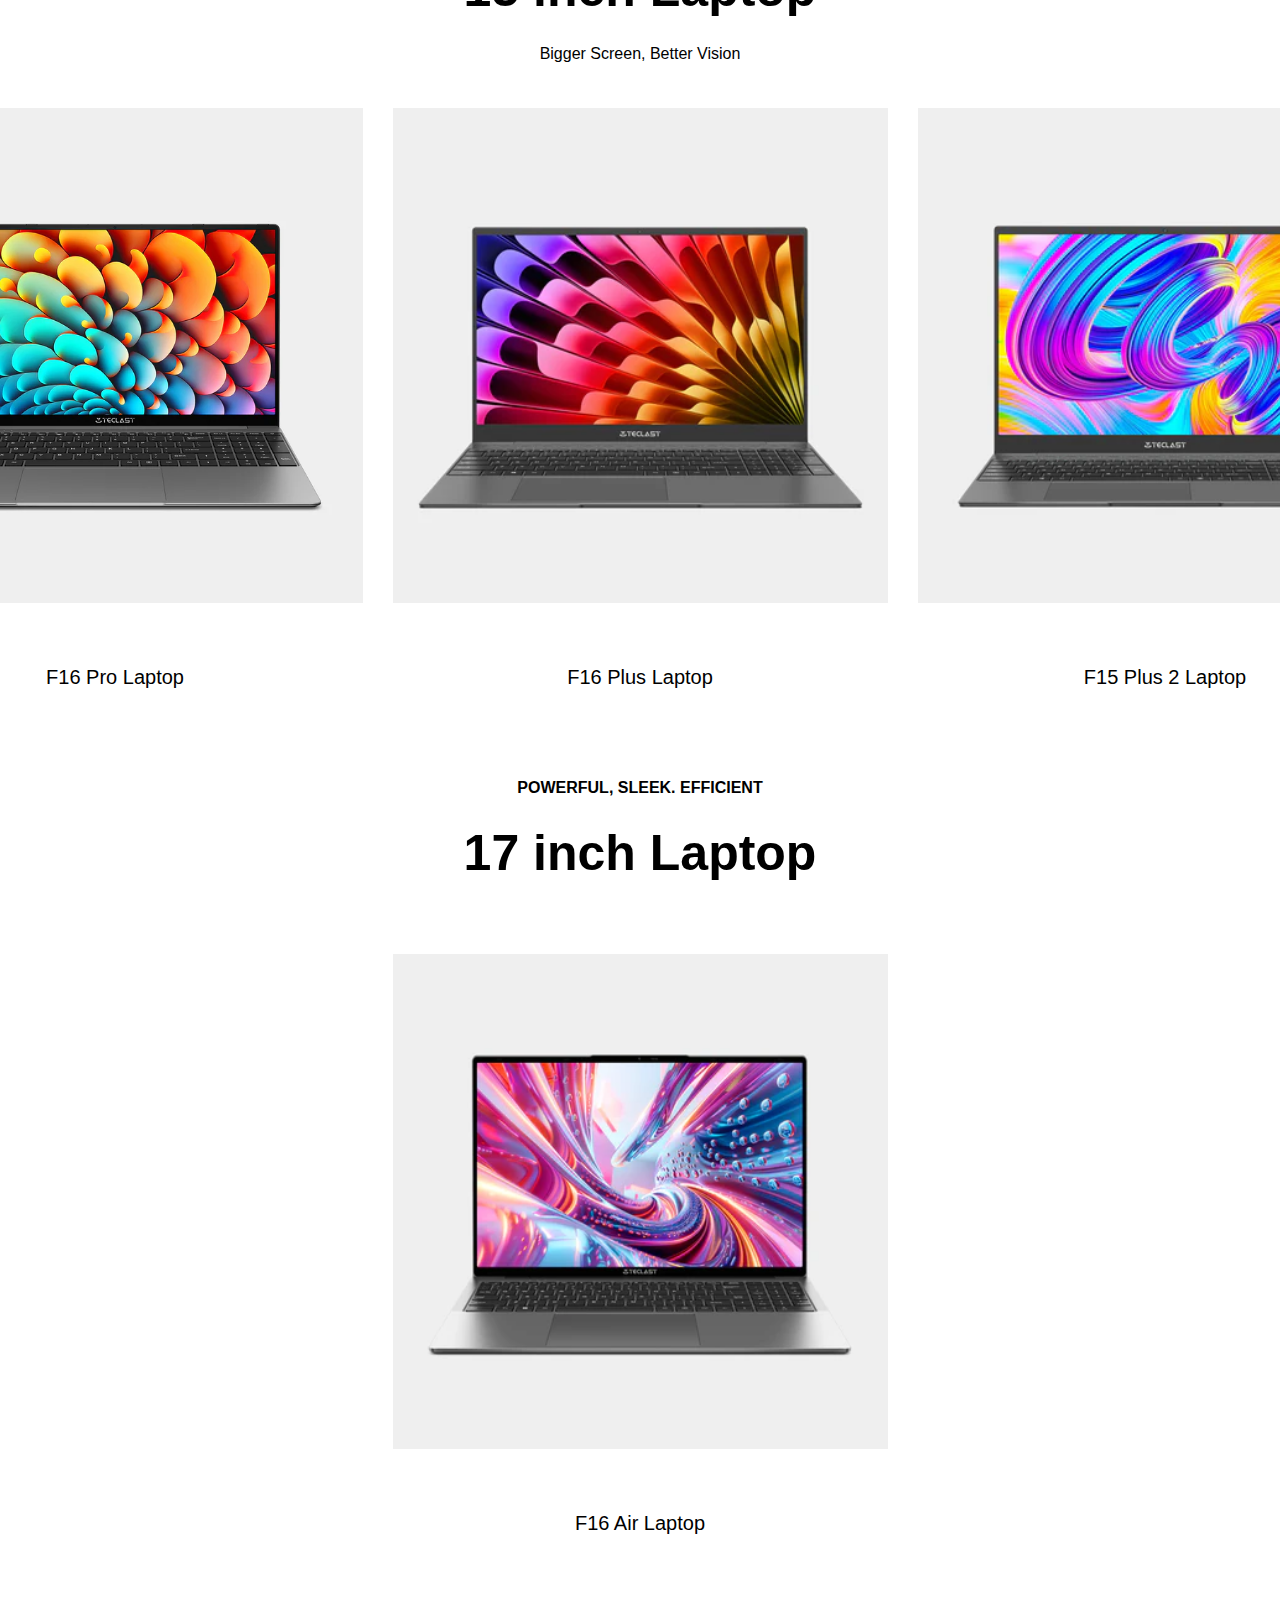
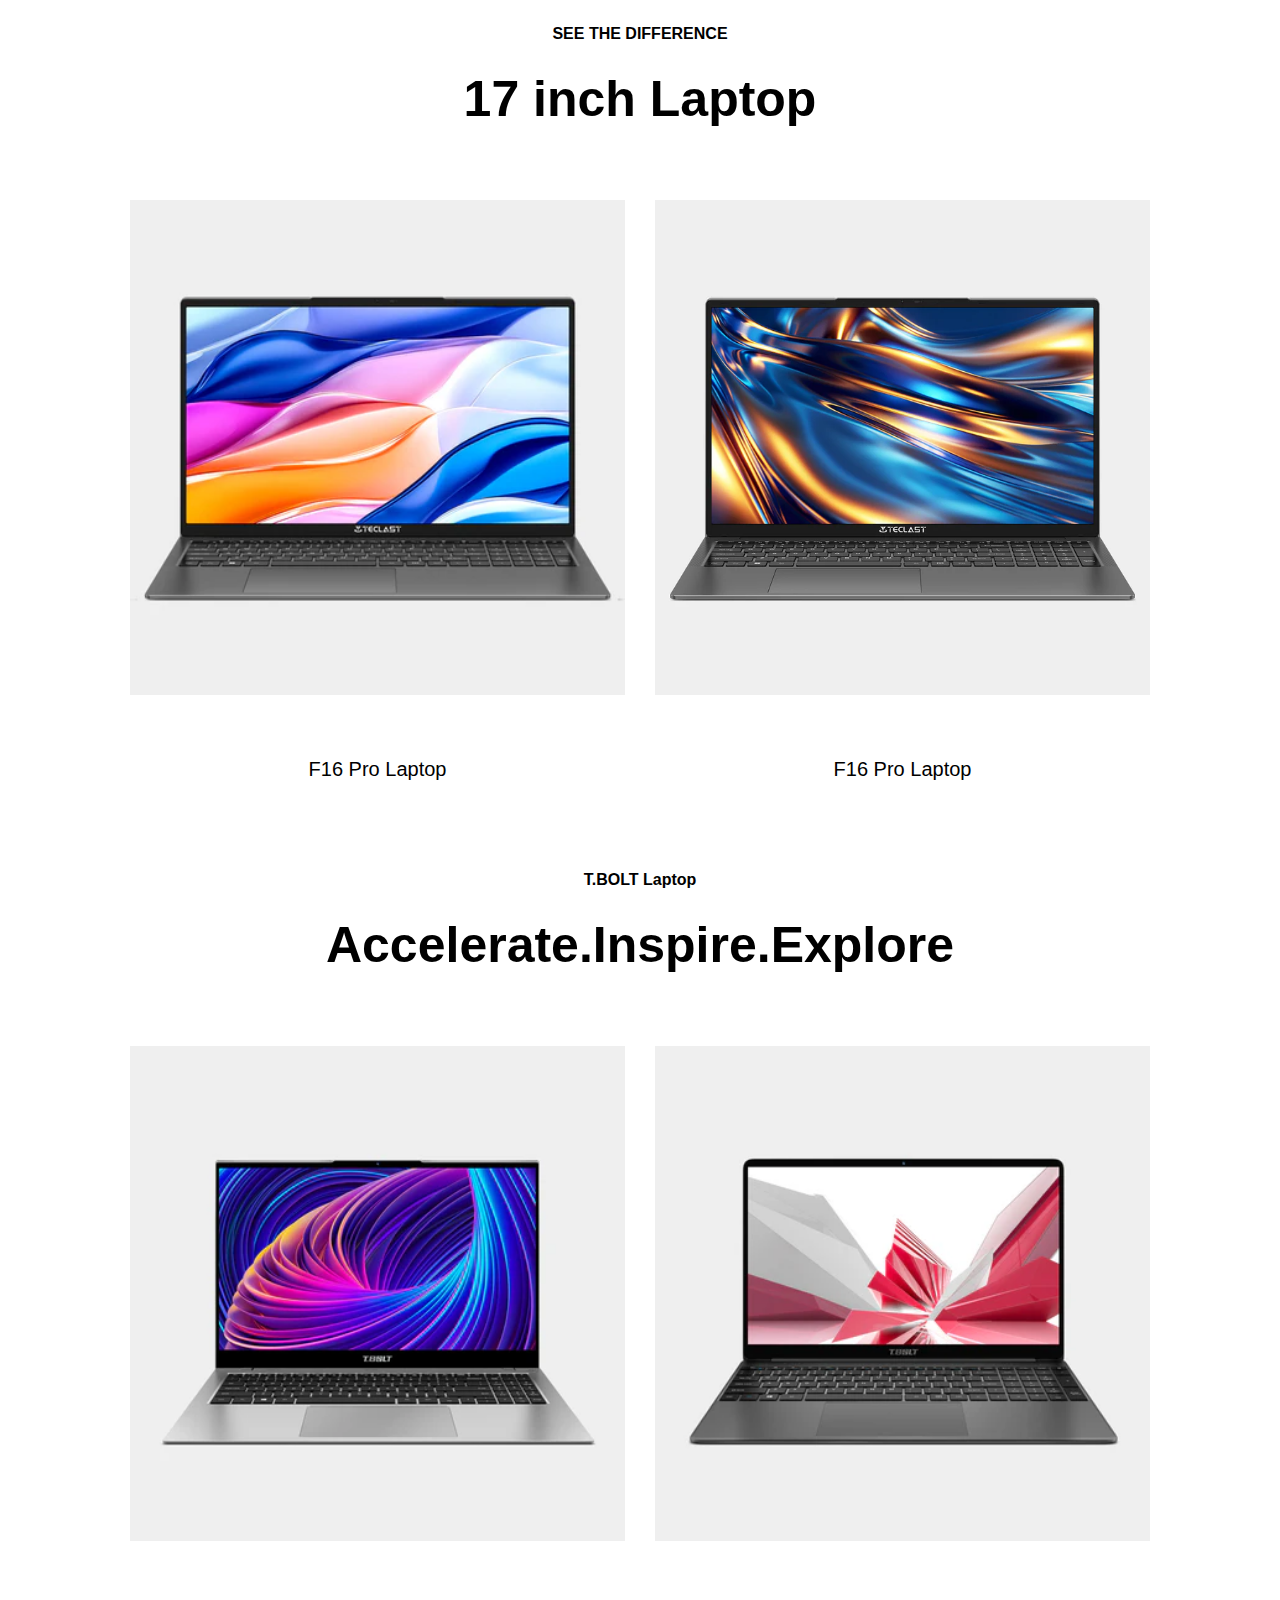
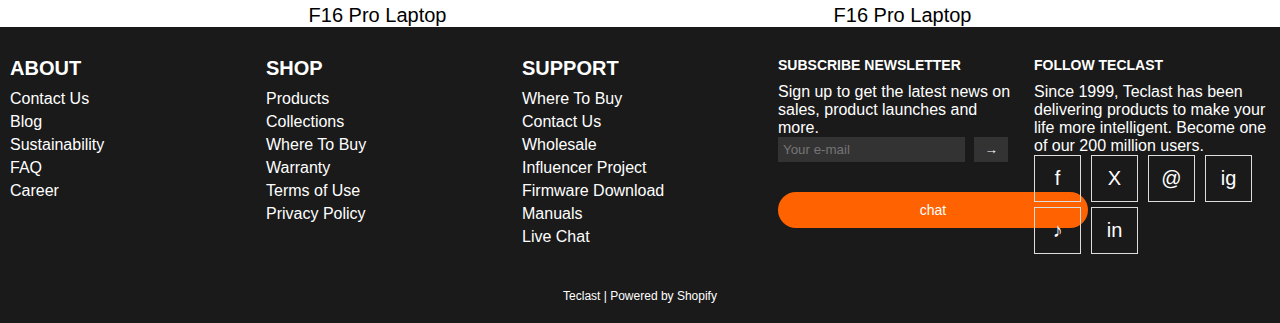
<file: desktop.html>
<!DOCTYPE html>
<html lang="en">

<head>
    <title>Desktop</title>
    <link rel="stylesheet" href="/css/desktop.css">
    <link href='https://unpkg.com/boxicons@2.1.4/css/boxicons.min.css' rel='stylesheet'>
</head>

<body>
    <div class="head-container">
        <div class="head-one">
            <img src="./img/image.png" alt="TecLast Logo">
        </div>
        <div class="head-two">
            <a href="/index.html">Laptop</a>
            <a href="/tablet.html">Tablet</a>
            <a href="#">Desktop</a>
            <a href="/accessories.html">Accessories</a>
            <a href="/support.html">Support</a>
            <a href="/about-us.html">About Us</a>
        </div>
        <div class="head-three">
            <i class='bx bx-search'></i>
        </div>
    </div>
    <div class="main-container">
        <img src="./img/image17.png" alt="Laptop Image">
        <h1>Laptop</h1>
        <p>Home / Laptop</p>
    </div>
    <div class="body-container">
        <div class="desktop">
            <div class="images">
                <img src="./img/image47.png" alt="">
            </div>
            <div class="desk">
                <img src="./img/image48.png" alt="">
            </div>
        </div>
        <div class="small-main">
            <div class="teclast">TECLAST</div>
            <div class="teclast-one">F16 Pro Laptop</div>
            <hr>
            <div class="teclast-twos">15.6 inch IPS Display with Narrow Bezels</div>
            <div class="teclast-two">1.65kg Lightweight With A 135° Ergonomic Design</div>
            <div class="teclast-two">Intel® Gen 12th Alder Lake N95 Processor at 3.4GHz Turbo Boost</div>
            <div class="teclast-two">Intel® Gen 12th UHD Graphics</div>
            <div class="teclast-two">16GB LPDDR5 RAM+512GB SSD</div>
            <div class="teclast-two">Backlit Keyboard with 128mm X 77mm Large Trackpad</div>
            <div class="teclast-two">1xFull Featured Type-C+2xUSB 3.0 Type-A+1xHDMI</div>
            <div class="teclast-two">Windows 11 Pro</div>
            <button class="B">LEARN MORE</button>
        </div>
    </div>
    <div class="body-containers">
        <div class="body-one">
            <div class="inchs">13-14 inch Laptop</div>
            <div class="inch">Protability Meets Productivity</div>
        </div>
        <div class="body-two">
            <div class="body-image">
                <div class="control">
                    <img src="./img/image4.png" alt="">
                </div>
                <div class="plus">F7 Plus 2 Laptop</div>
            </div>
            <div class="body-image">
                <div class="control">
                    <img src="./img/image5.png" alt="">
                </div>
                <div class="plus">F7 Plus 3 Laptop</div>
            </div>
        </div>
    </div>
    <div class="body-containers">
        <div class="body-one">
            <div class="inchs">15 inch Laptop</div>
            <div class="inch">Bigger Screen, Better Vision</div>
        </div>
        <div class="body-two">
            <div class="body-image">
                <div class="control">
                    <img src="./img/image6.png" alt="">
                </div>
                <div class="plus">F16 Pro Laptop</div>
            </div>
            <div class="body-image">
                <div class="control">
                    <img src="./img/image7.png" alt="">
                </div>
                <div class="plus">F16 Plus Laptop</div>
            </div>
            <div class="body-image">
                <div class="control">
                    <img src="./img/image8.png" alt="">
                </div>
                <div class="plus">F15 Plus 2 Laptop</div>
            </div>
        </div>
    </div>
    <div class="body-containers">
        <div class="body-one">
            <div class="inchss">POWERFUL, SLEEK. EFFICIENT</div>
            <div class="inchs">17 inch Laptop</div>
        </div>
        <div class="body-two">
            <div class="body-image">
                <div class="control">
                    <img src="./img/image9.png" alt="">
                </div>
                <div class="plus">F16 Air Laptop</div>
            </div>
        </div>
    </div>
    <div class="body-containers">
        <div class="body-one">
            <div class="inchss">SEE THE DIFFERENCE</div>
            <div class="inchs">17 inch Laptop</div>
        </div>
        <div class="body-two">
            <div class="body-image">
                <div class="control">
                    <img src="./img/image10.png" alt="">
                </div>
                <div class="plus">F16 Pro Laptop</div>
            </div>
            <div class="body-image">
                <div class="control">
                    <img src="./img/image11.png" alt="">
                </div>
                <div class="plus">F16 Pro Laptop</div>
            </div>
        </div>
    </div>
    <div class="body-containers">
        <div class="body-one">
            <div class="inchss">T.BOLT Laptop</div>
            <div class="inchs">Accelerate.Inspire.Explore</div>
        </div>
        <div class="body-two">
            <div class="body-image">
                <div class="control">
                    <img src="./img/image13.png" alt="">
                </div>
                <div class="plus">F16 Pro Laptop</div>
            </div>
            <div class="body-image">
                <div class="control">
                    <img src="./img/image12.png" alt="">
                </div>
                <div class="plus">F16 Pro Laptop</div>
            </div>
        </div>
    </div>
    <footer class="footer">
        <div class="footer-column">
            <h3 style="font-size: 20px;">ABOUT</h3>
            <a href="#" style="font-size: 16px;">Contact Us</a>
            <a href="#" style="font-size: 16px;">Blog</a>
            <a href="#" style="font-size: 16px;">Sustainability</a>
            <a href="#" style="font-size: 16px;">FAQ</a>
            <a href="#" style="font-size: 16px;">Career</a>
        </div>
        <div class="footer-column">
            <h3 style="font-size: 20px;">SHOP</h3>
            <a href="#" style="font-size: 16px;">Products</a>
            <a href="#" style="font-size: 16px;">Collections</a>
            <a href="#" style="font-size: 16px;">Where To Buy</a>
            <a href="#" style="font-size: 16px;">Warranty</a>
            <a href="#" style="font-size: 16px;">Terms of Use</a>
            <a href="#" style="font-size: 16px;">Privacy Policy</a>
        </div>
        <div class="footer-column">
            <h3 style="font-size: 20px;">SUPPORT</h3>
            <a href="#" style="font-size: 16px;">Where To Buy</a>
            <a href="#" style="font-size: 16px;">Contact Us</a>
            <a href="#" style="font-size: 16px;">Wholesale</a>
            <a href="#" style="font-size: 16px;">Influencer Project</a>
            <a href="#" style="font-size: 16px;">Firmware Download</a>
            <a href="#" style="font-size: 16px;">Manuals</a>
            <a href="#" style="font-size: 16px;">Live Chat</a>
        </div>
        <div class="footer-column newsletter">
            <h3>SUBSCRIBE NEWSLETTER</h3>
            <p>Sign up to get the latest news on sales, product launches and more.</p>
            <input type="email" placeholder="Your e-mail">
            <button>→</button>
            <div class="chat-button" style="margin-top: 30px;">chat</div>
        </div>
        <div class="footer-column">
            <h3>FOLLOW TECLAST</h3>
            <p>Since 1999, Teclast has been delivering products to make your life more intelligent. Become one of our
                200 million users.</p>
            <div class="social-icons">
                <a href="#">f</a>
                <a href="#">X</a>
                <a href="#">@</a>
                <a href="#">ig</a>
            </div>
            <div class="social-icons">
                <a href="#">♪</a>
                <a href="#">in</a>
            </div>
        </div>
        <div class="powered-by">Teclast | Powered by Shopify</div>
    </footer>
</body>

</html>
</file>
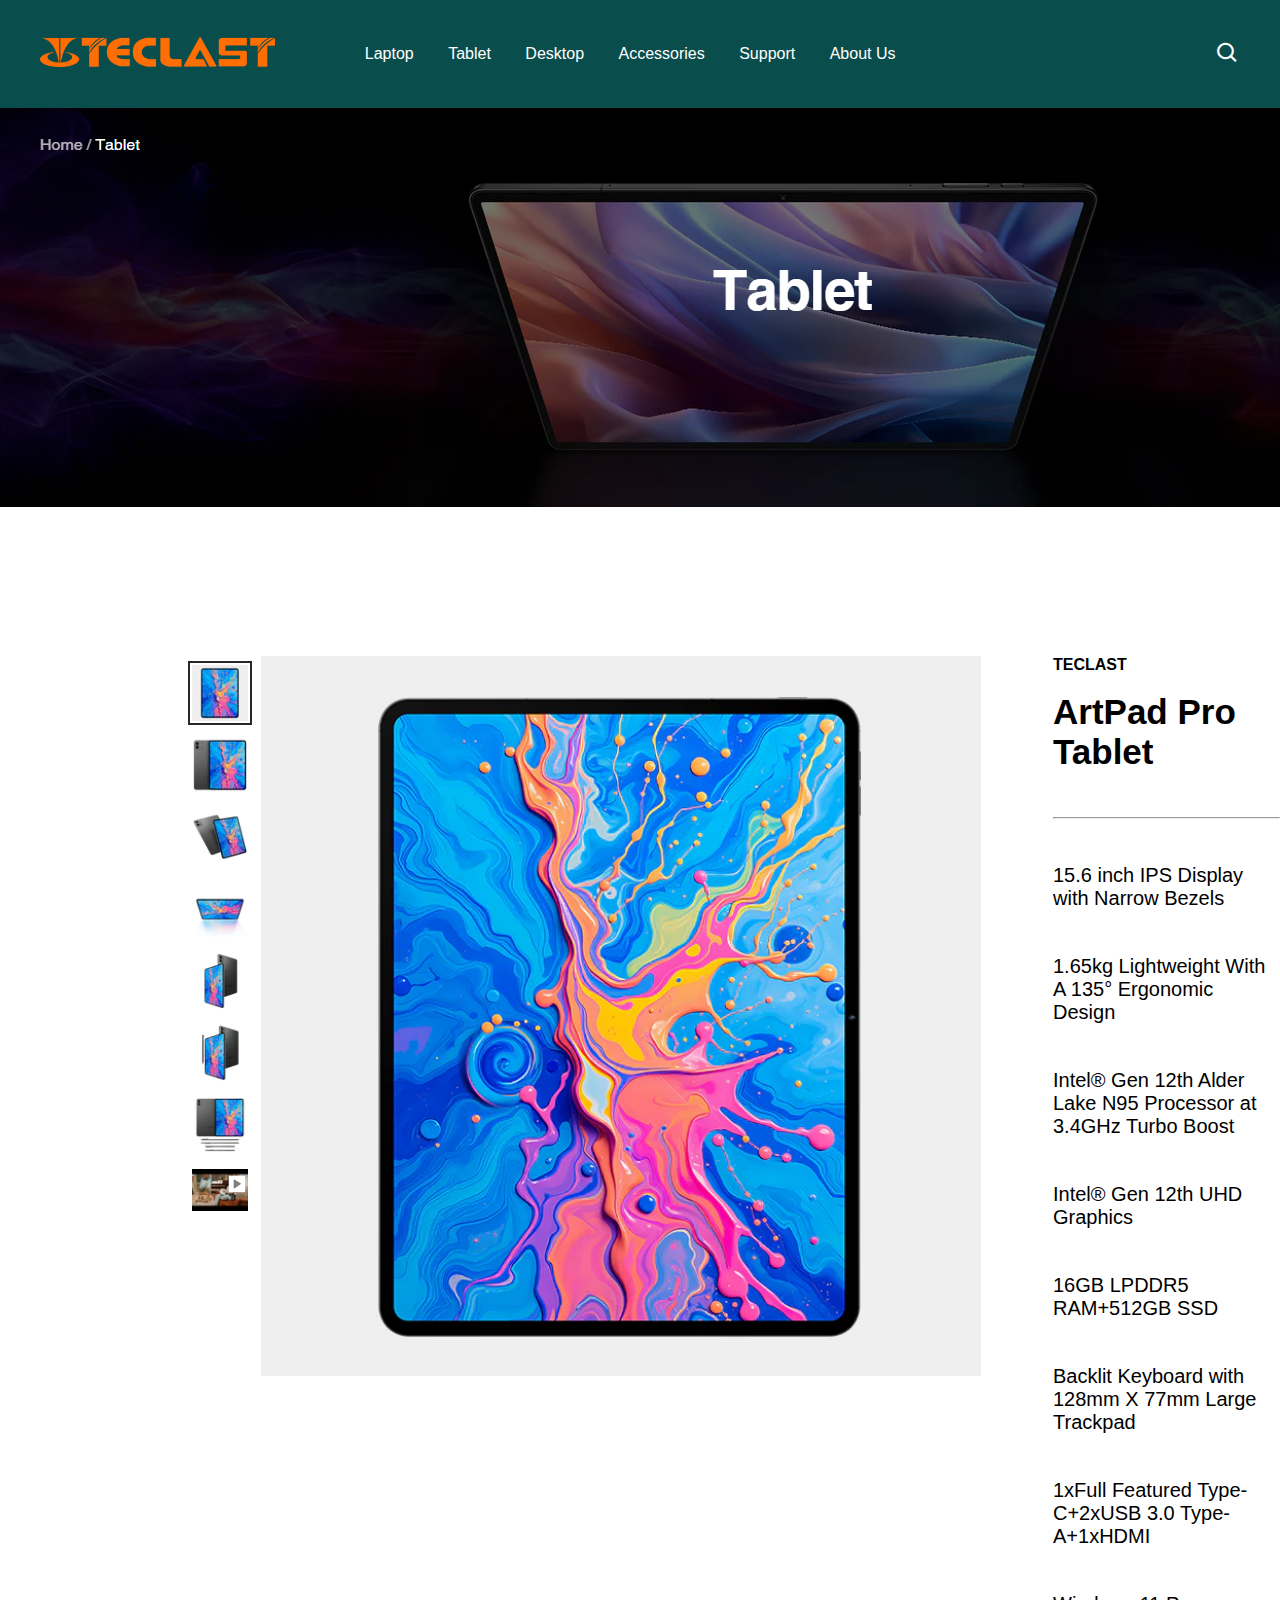
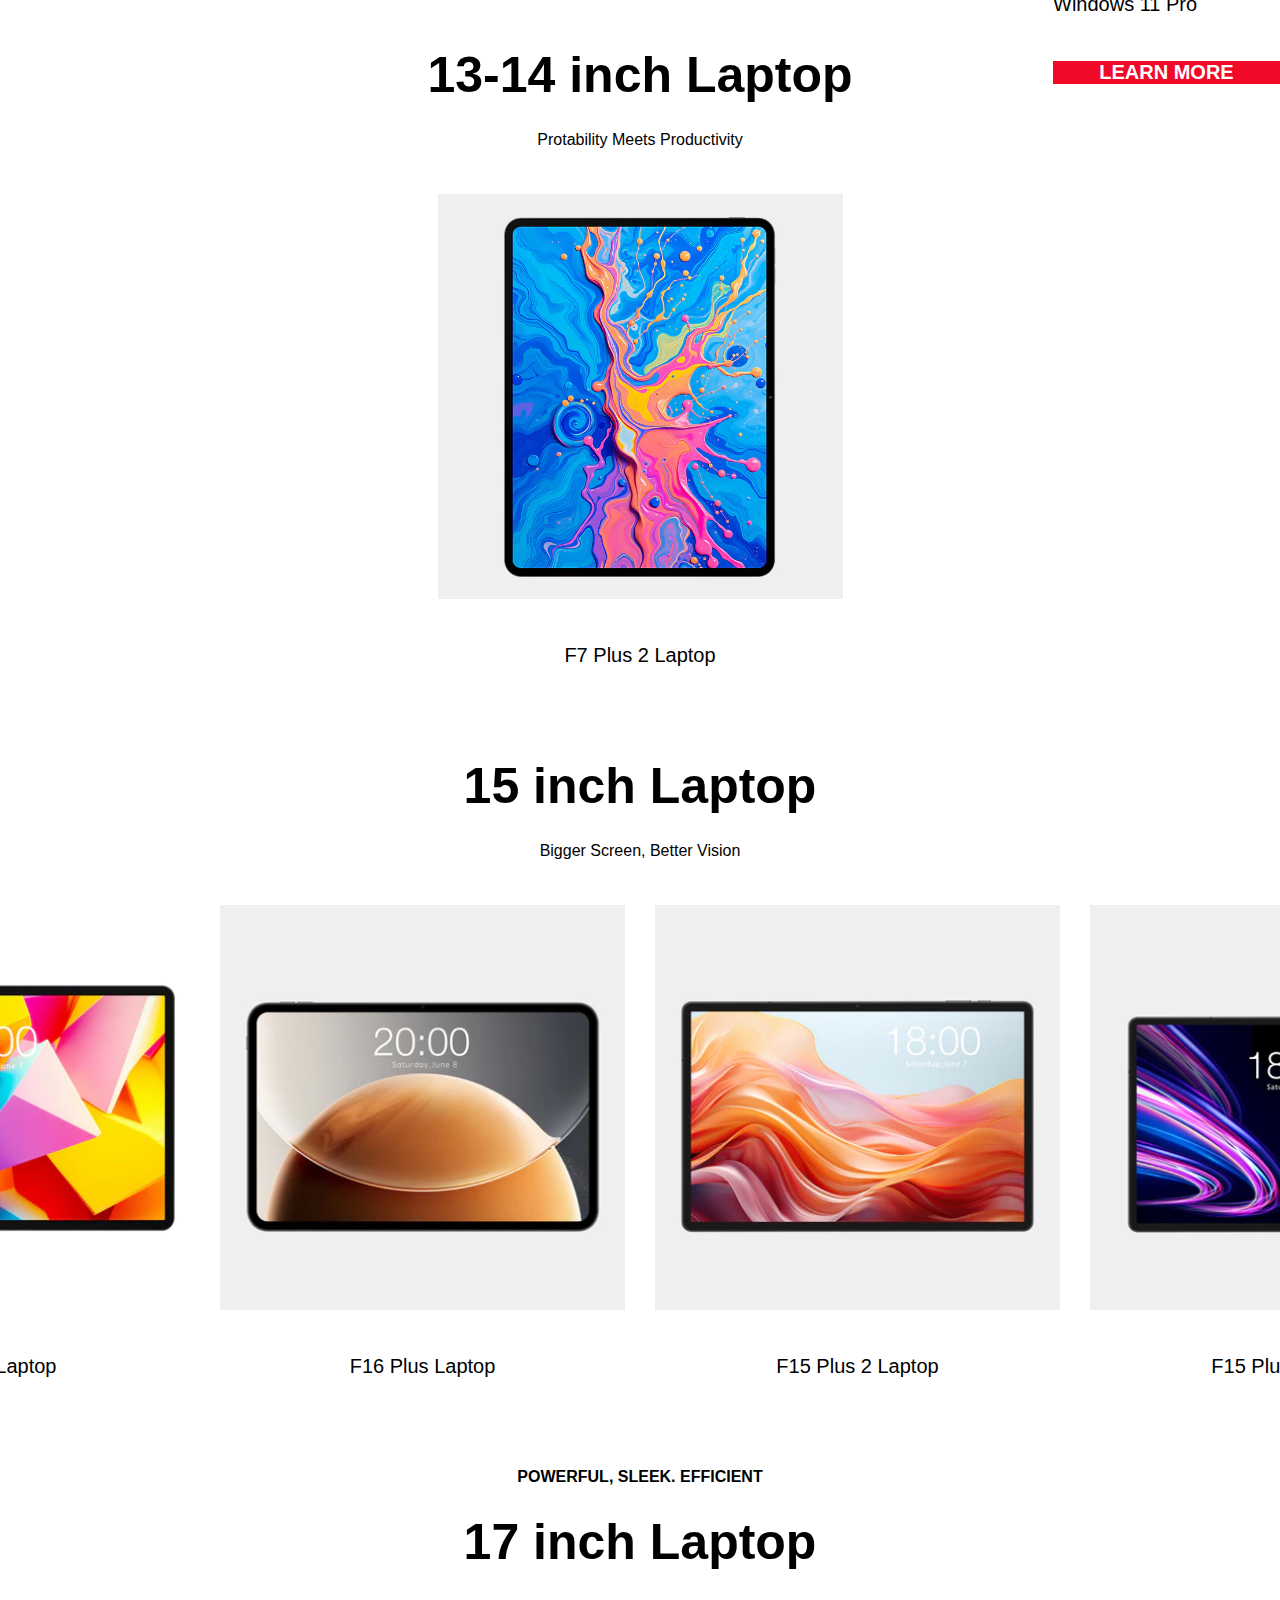
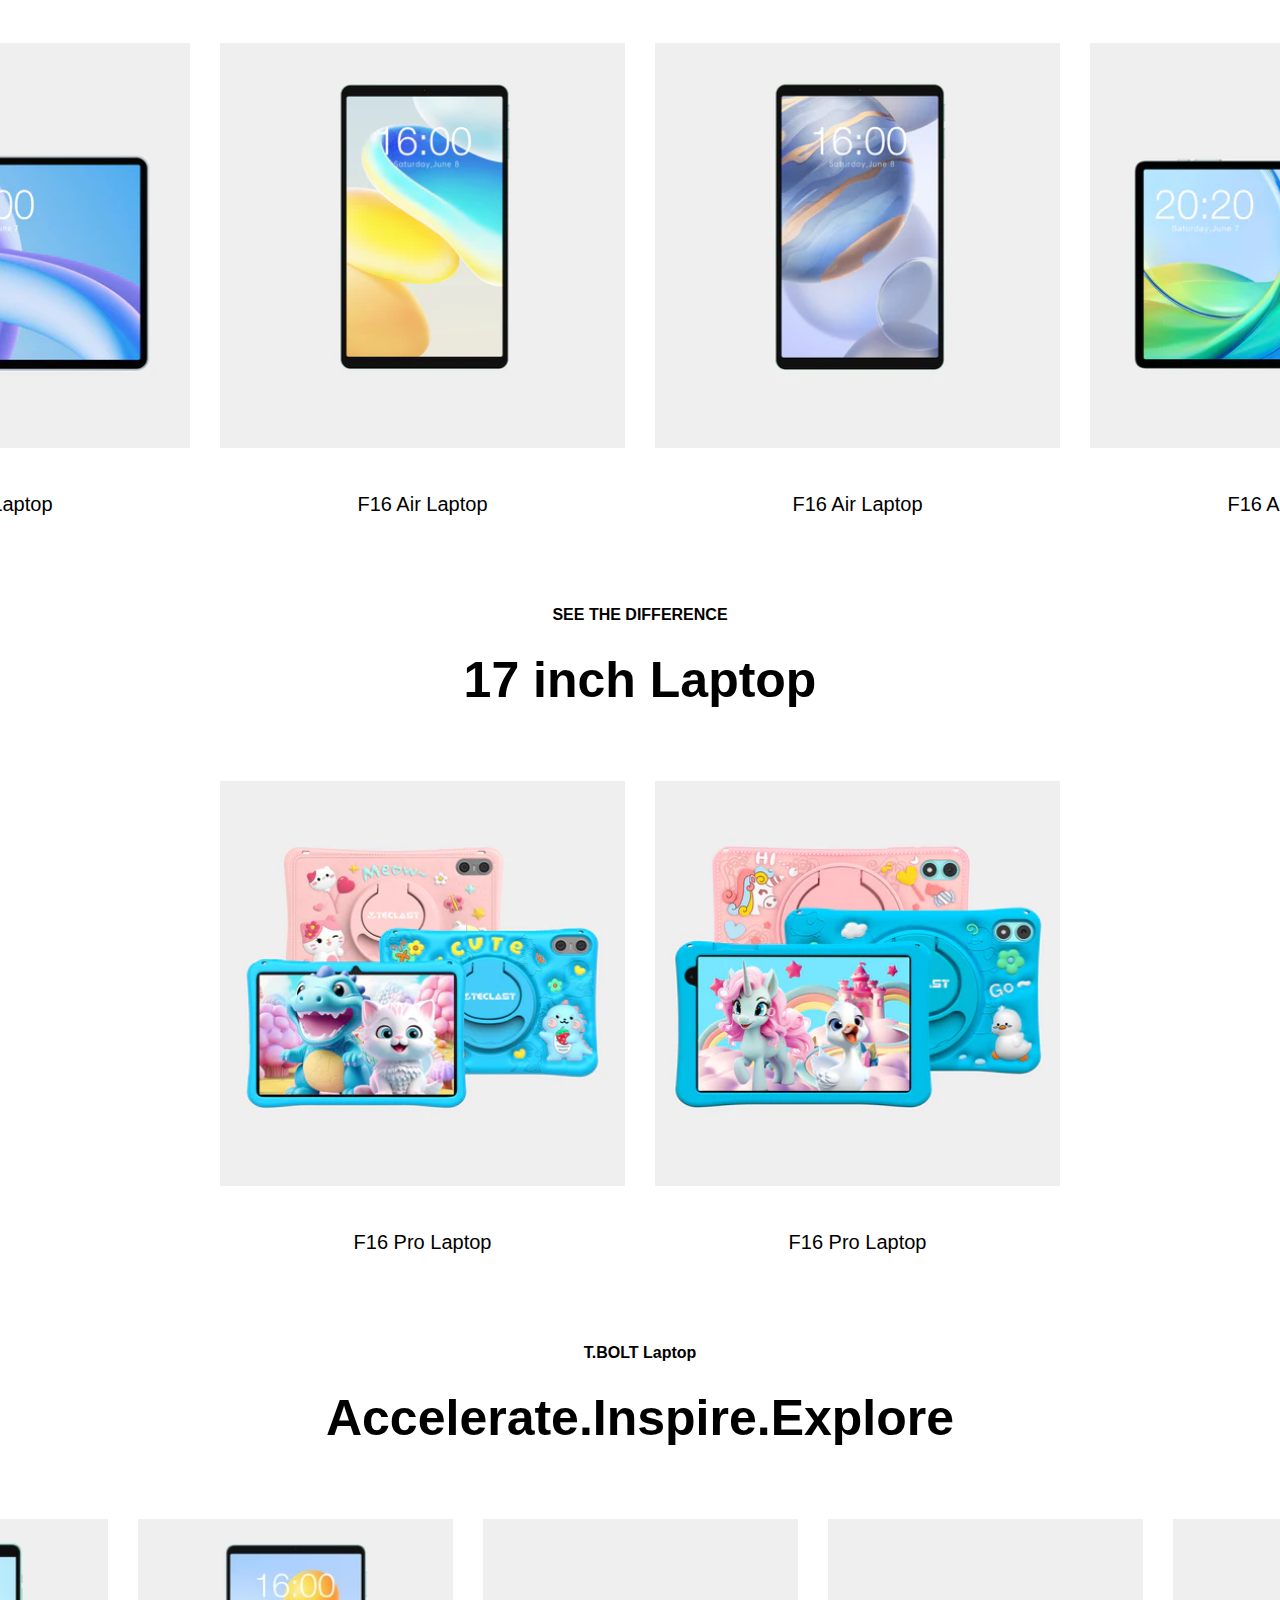
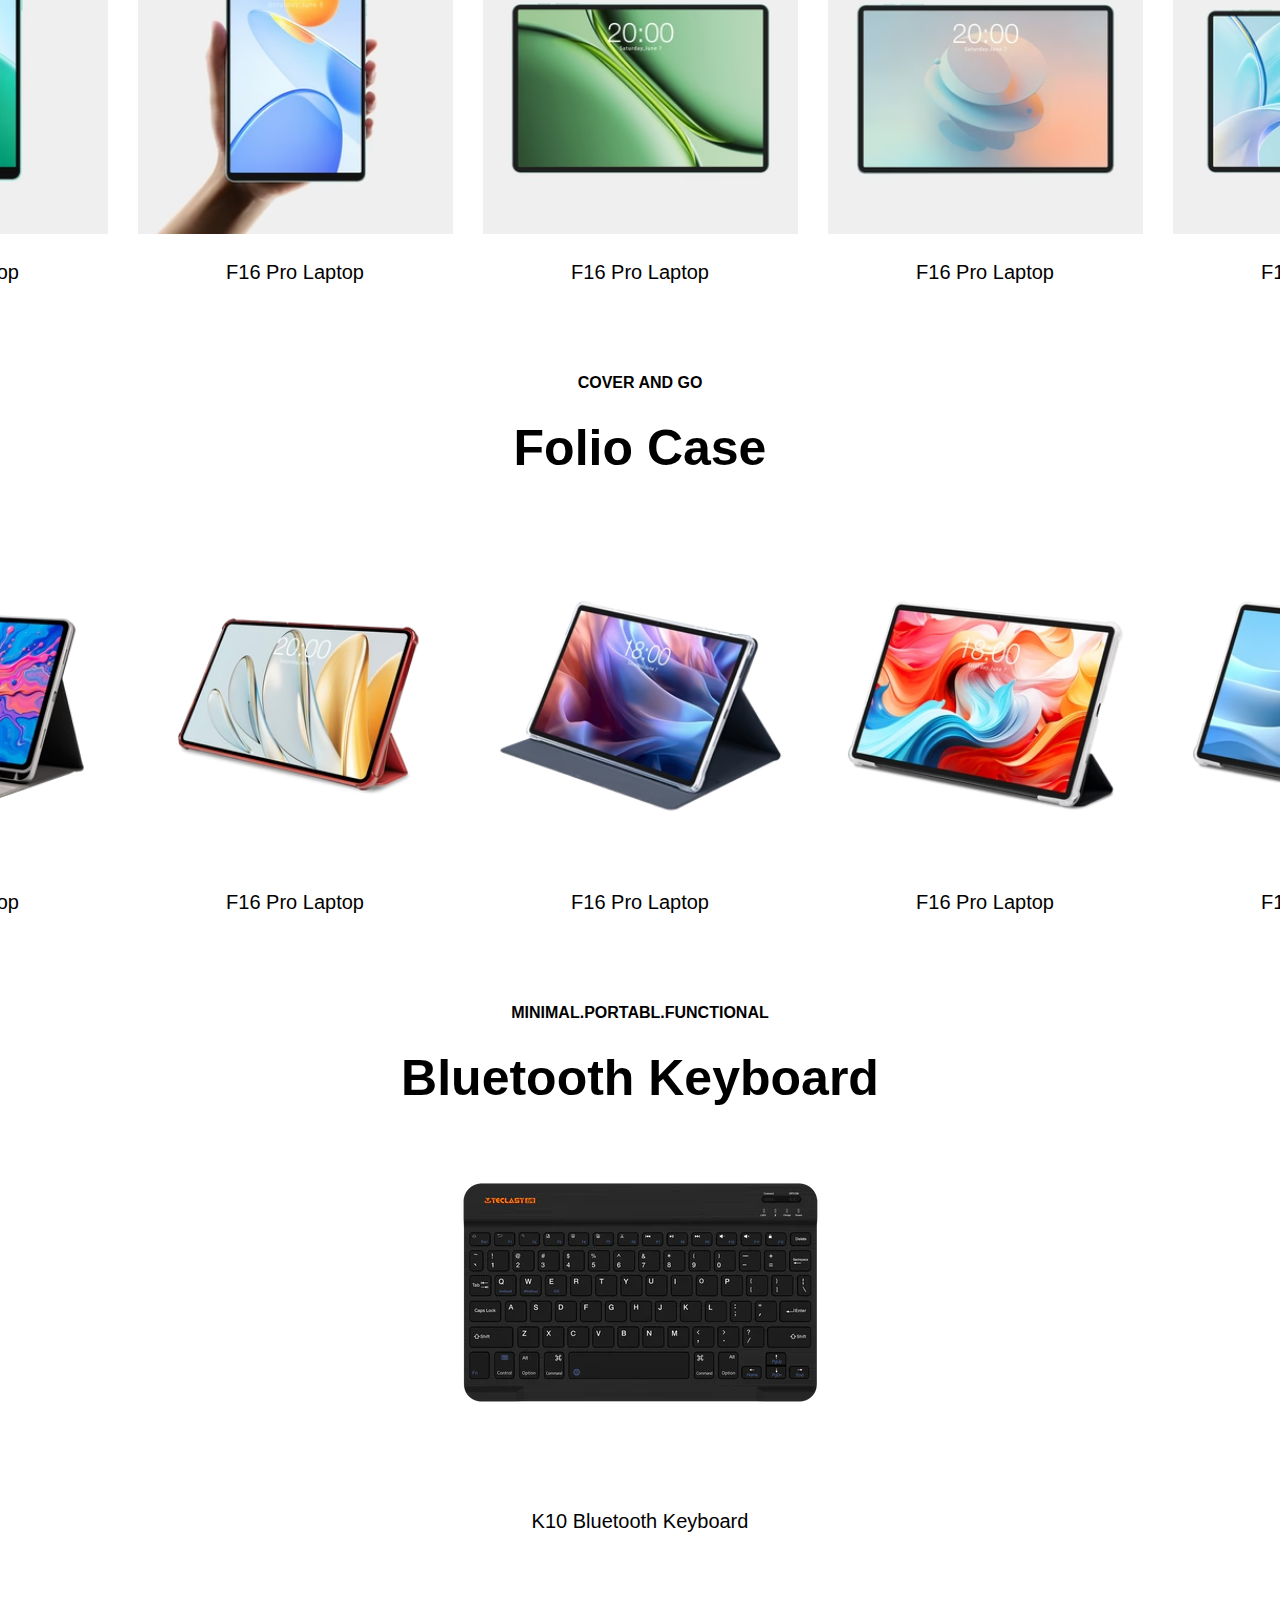
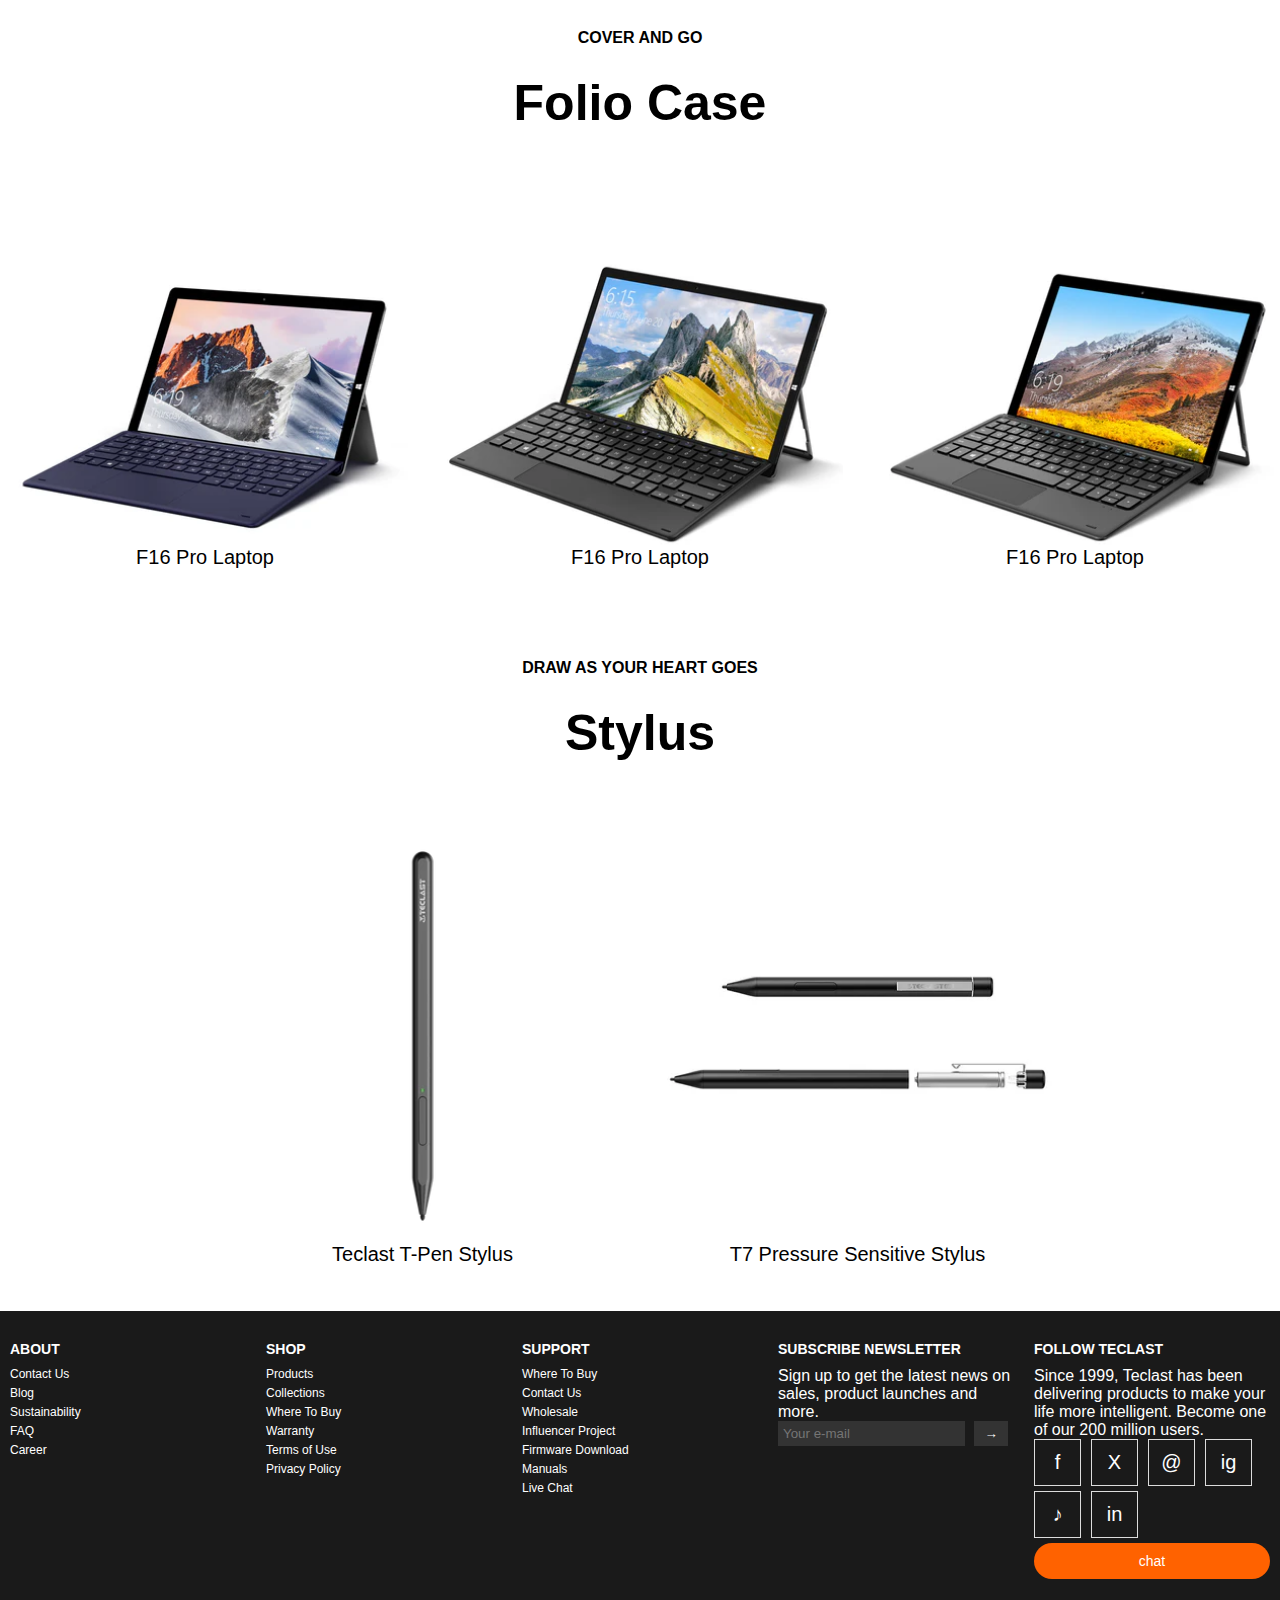
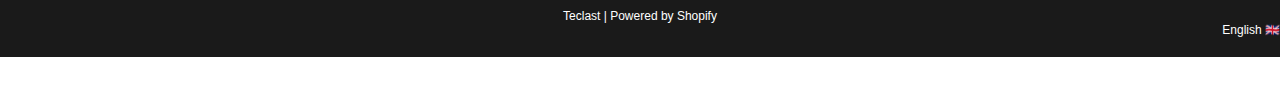
<file: tablet.html>
<!DOCTYPE html>
<html lang="en">

<head>
    <title>Tablet</title>
    <link rel="stylesheet" href="/css/tablet.css">
    <link href='https://unpkg.com/boxicons@2.1.4/css/boxicons.min.css' rel='stylesheet'>
</head>

<body>
    <div class="head-container">
        <div class="head-one">
            <img src="./img/image.png" alt="TecLast Logo">
        </div>
        <div class="head-two">
            <a href="/index.html">Laptop</a>
            <a href="#">Tablet</a>
            <a href="/desktop.html">Desktop</a>
            <a href="/accessories.html">Accessories</a>
            <a href="/suport.html">Support</a>
            <a href="/about-us.html">About Us</a>
        </div>
        <div class="head-three">
            <i class='bx bx-search'></i>
        </div>
    </div>
    <div class="main-container">
        <img src="./img/image15.png" alt="Laptop Image">
        <h1>Laptop</h1>
        <p>Home / Laptop</p>
    </div>
    <div class="body-container">
        <div class="images">
            <img src="./img/image19.png" alt="">
        </div>
        <div class="image">
            <img src="./img/image20.png" alt="">
        </div>
        <div class="small-main">
            <div class="teclast">TECLAST</div>
            <div class="teclast-one">ArtPad Pro Tablet</div>
            <hr>
            <div class="teclast-twos">15.6 inch IPS Display with Narrow Bezels</div>
            <div class="teclast-two">1.65kg Lightweight With A 135° Ergonomic Design</div>
            <div class="teclast-two">Intel® Gen 12th Alder Lake N95 Processor at 3.4GHz Turbo Boost</div>
            <div class="teclast-two">Intel® Gen 12th UHD Graphics</div>
            <div class="teclast-two">16GB LPDDR5 RAM+512GB SSD</div>
            <div class="teclast-two">Backlit Keyboard with 128mm X 77mm Large Trackpad</div>
            <div class="teclast-two">1xFull Featured Type-C+2xUSB 3.0 Type-A+1xHDMI</div>
            <div class="teclast-two">Windows 11 Pro</div>
            <button class="B">LEARN MORE</button>
        </div>
    </div>
    <div class="body-containers">
        <div class="body-one">
            <div class="inchs">13-14 inch Laptop</div>
            <div class="inch">Protability Meets Productivity</div>
        </div>
        <div class="body-two">
            <div class="body-image">
                <div class="control">
                    <img src="./img/image20.png" alt="">
                </div>
                <div class="plus">F7 Plus 2 Laptop</div>
            </div>
        </div>
    </div>
    <div class="body-containers">
        <div class="body-one">
            <div class="inchs">15 inch Laptop</div>
            <div class="inch">Bigger Screen, Better Vision</div>
        </div>
        <div class="body-two">
            <div class="body-image">
                <div class="control">
                    <img src="./img/image21.png" alt="">
                </div>
                <div class="plus">F16 Pro Laptop</div>
            </div>
            <div class="body-image">
                <div class="control">
                    <img src="./img/image22.png" alt="">
                </div>
                <div class="plus">F16 Plus Laptop</div>
            </div>
            <div class="body-image">
                <div class="control">
                    <img src="./img/image23.png" alt="">
                </div>
                <div class="plus">F15 Plus 2 Laptop</div>
            </div>
            <div class="body-image">
                <div class="control">
                    <img src="./img/image24.png" alt="">
                </div>
                <div class="plus">F15 Plus 2 Laptop</div>
            </div>
        </div>
    </div>
    <div class="body-containers">
        <div class="body-one">
            <div class="inchss">POWERFUL, SLEEK. EFFICIENT</div>
            <div class="inchs">17 inch Laptop</div>
        </div>
        <div class="body-two">
            <div class="body-image">
                <div class="control">
                    <img src="./img/image25.png" alt="">
                </div>
                <div class="plus">F16 Air Laptop</div>
            </div>
            <div class="body-image">
                <div class="control">
                    <img src="./img/image26.png" alt="">
                </div>
                <div class="plus">F16 Air Laptop</div>
            </div>
            <div class="body-image">
                <div class="control">
                    <img src="./img/image27.png" alt="">
                </div>
                <div class="plus">F16 Air Laptop</div>
            </div>
            <div class="body-image">
                <div class="control">
                    <img src="./img/image28.png" alt="">
                </div>
                <div class="plus">F16 Air Laptop</div>
            </div>
        </div>
    </div>
    <div class="body-containers">
        <div class="body-one">
            <div class="inchss">SEE THE DIFFERENCE</div>
            <div class="inchs">17 inch Laptop</div>
        </div>
        <div class="body-two">
            <div class="body-image">
                <div class="control">
                    <img src="./img/image29.png" alt="">
                </div>
                <div class="plus">F16 Pro Laptop</div>
            </div>
            <div class="body-image">
                <div class="control">
                    <img src="./img/image30.png" alt="">
                </div>
                <div class="plus">F16 Pro Laptop</div>
            </div>
        </div>
    </div>
    <div class="body-containers">
        <div class="body-one">
            <div class="inchss">T.BOLT Laptop</div>
            <div class="inchs">Accelerate.Inspire.Explore</div>
        </div>
        <div class="body-two">
            <div class="body-imagee">
                <div class="controls">
                    <img src="./img/image31.png" alt="">
                </div>
                <div class="plus">F16 Pro Laptop</div>
            </div>
            <div class="body-imagee">
                <div class="controls">
                    <img src="./img/image32.png" alt="">
                </div>
                <div class="plus">F16 Pro Laptop</div>
            </div>
            <div class="body-imagee">
                <div class="controls">
                    <img src="./img/image33.png" alt="">
                </div>
                <div class="plus">F16 Pro Laptop</div>
            </div>
            <div class="body-imagee">
                <div class="controls">
                    <img src="./img/image34.png" alt="">
                </div>
                <div class="plus">F16 Pro Laptop</div>
            </div>
            <div class="body-imagee">
                <div class="controls">
                    <img src="./img/image35.png" alt="">
                </div>
                <div class="plus">F16 Pro Laptop</div>
            </div>
        </div>
    </div>
    <div class="body-containers">
        <div class="body-one">
            <div class="inchss">COVER AND GO</div>
            <div class="inchs">Folio Case</div>
        </div>
        <div class="body-two">
            <div class="body-imagee">
                <div class="controls">
                    <img src="./img/image36.png" alt="">
                </div>
                <div class="plus">F16 Pro Laptop</div>
            </div>
            <div class="body-imagee">
                <div class="controls">
                    <img src="./img/image37.png" alt="">
                </div>
                <div class="plus">F16 Pro Laptop</div>
            </div>
            <div class="body-imagee">
                <div class="controls">
                    <img src="./img/image38.png" alt="">
                </div>
                <div class="plus">F16 Pro Laptop</div>
            </div>
            <div class="body-imagee">
                <div class="controls">
                    <img src="./img/image39.png" alt="">
                </div>
                <div class="plus">F16 Pro Laptop</div>
            </div>
            <div class="body-imagee">
                <div class="controls">
                    <img src="./img/image40.png" alt="">
                </div>
                <div class="plus">F16 Pro Laptop</div>
            </div>
        </div>
    </div>
    <div class="body-containers">
        <div class="body-one">
            <div class="inchss">MINIMAL.PORTABL.FUNCTIONAL</div>
            <div class="inchs">Bluetooth Keyboard</div>
        </div>
        <div class="body-two">
            <div class="body-imageee">
                <div class="controls">
                    <img src="./img/image41.png" alt="">
                </div>
                <div class="plus">K10 Bluetooth Keyboard</div>
            </div>
          
        </div>
    </div>
    <div class="body-containers">
        <div class="body-one">
            <div class="inchss">COVER AND GO</div>
            <div class="inchs">Folio Case</div>
        </div>
        <div class="body-two">
            <div class="body-image">
                <div class="controls">
                    <img src="./img/image42.png" alt="">
                </div>
                <div class="plus">F16 Pro Laptop</div>
            </div>
            <div class="body-image">
                <div class="controls">
                    <img src="./img/image43.png" alt="">
                </div>
                <div class="plus">F16 Pro Laptop</div>
            </div>
            <div class="body-image">
                <div class="controls">
                    <img src="./img/image44.png" alt="">
                </div>
                <div class="plus">F16 Pro Laptop</div>
            </div>
        </div>
    </div>
    <div class="body-containers">
        <div class="body-one">
            <div class="inchss">DRAW AS YOUR HEART GOES</div>
            <div class="inchs">Stylus</div>
        </div>
        <div class="body-two">
            <div class="body-image">
                <div class="controlss">
                    <img src="./img/image45.png" alt="">
                </div>
                <div class="plus">Teclast T-Pen Stylus</div>
            </div>
            <div class="body-image">
                <div class="controlss">
                    <img src="./img/image46.png" alt="">
                </div>
                <div class="plus">T7 Pressure Sensitive Stylus</div>
            </div>
        </div>
    </div>

    <footer class="footer">
        <div class="footer-column">
            <h3>ABOUT</h3>
            <a href="#">Contact Us</a>
            <a href="#">Blog</a>
            <a href="#">Sustainability</a>
            <a href="#">FAQ</a>
            <a href="#">Career</a>
        </div>
        <div class="footer-column">
            <h3>SHOP</h3>
            <a href="#">Products</a>
            <a href="#">Collections</a>
            <a href="#">Where To Buy</a>
            <a href="#">Warranty</a>
            <a href="#">Terms of Use</a>
            <a href="#">Privacy Policy</a>
        </div>
        <div class="footer-column">
            <h3>SUPPORT</h3>
            <a href="#">Where To Buy</a>
            <a href="#">Contact Us</a>
            <a href="#">Wholesale</a>
            <a href="#">Influencer Project</a>
            <a href="#">Firmware Download</a>
            <a href="#">Manuals</a>
            <a href="#">Live Chat</a>
        </div>
        <div class="footer-column newsletter">
            <h3>SUBSCRIBE NEWSLETTER</h3>
            <p>Sign up to get the latest news on sales, product launches and more.</p>
            <input type="email" placeholder="Your e-mail">
            <button>→</button>
        </div>
        <div class="footer-column">
            <h3>FOLLOW TECLAST</h3>
            <p>Since 1999, Teclast has been delivering products to make your life more intelligent. Become one of our
                200 million users.</p>
            <div class="social-icons">
                <a href="#">f</a>
                <a href="#">X</a>
                <a href="#">@</a>
                <a href="#">ig</a>
            </div>
            <div class="social-icons">
                <a href="#">♪</a>
                <a href="#">in</a>
            </div>
            <div class="chat-button">chat</div>
        </div>
        <div class="powered-by">Teclast | Powered by Shopify</div>
        <div class="language">English 🇬🇧</div>
    </footer>
</body>

</html>
</file>
<file: css/style.css>
* {
    margin: 0;
    padding: 0;
    font-family: Arial, Helvetica, sans-serif;
}

body {
    height: 700vh;
    color: #fff;
}

.head-container {
    background-color: #0a4d4d;
    height: 12vh;
    display: flex;
    justify-content: space-between;
    align-items: center;
    flex-direction: row;
}

.head-one img {
    height: 30px;
    margin-left: 40px;
}

.head-two {
    margin-right: 200px;
}

.head-two a {
    text-decoration: none;
    margin-right: 30px;
    color: white;
    font-size: 16px;
}

.head-three {
    margin-right: 40px;
}

.head-three i {
    color: white;
    font-size: 25px;
}

.main-container {
    display: flex;
    flex-direction: column;
    align-items: center;
    justify-content: center;
    height: 80vh;
    text-align: center;
    background-color: white;
    position: relative;
}

.main-container::before {
    content: "";
    position: absolute;
    top: 0;
    left: 0;
    width: 100%;
    height: 100%;
    background: rgba(0, 0, 0, 0.6);
    z-index: 1;
}

.main-container img {
    max-width: 60%;
    height: auto;
    margin-bottom: 20px;
}

.main-container h1 {
    z-index: 2;
    position: relative;
    font-size: 4em;
    text-transform: uppercase;
    color: #fff;
    text-shadow: 2px 2px 4px rgba(0, 0, 0, 0.5);
}

.main-container p {
    position: relative;
    z-index: 2;
    font-size: 1.2em;
    color: #ccc;
    margin-top: 10px;
}

.desk{
    background-color: #ff6200;
    margin: 50vh;
}

/* body-container */

.body-container {
    color: black;
    display: flex;
    margin-top: 10vh;
}

.image {
    height: 90vh;
    background-color: #ddd;
}

.images {
    margin-left: 20vh;
}

.image img {
    height: 80vh;
}

.small-main {
    height: 100vh;
    width: 75vh;
    display: flex;
    flex-direction: column;
    padding-left: 8vh;
}

.teclast {
    font-weight: bold;
}

.teclast-one {
    font-size: 35px;
    font-weight: bold;
    margin-top: 2vh;
    margin-bottom: 5vh;
}

.teclast-twos {
    font-size: 20px;
    margin-bottom: 5vh;
    margin-top: 5vh;
}

.teclast-two {
    font-size: 20px;
    margin-bottom: 5vh;
}

.B {
    height: 8vh;
    background-color: rgb(241, 9, 40);
    color: white;
    border: none;
    font-size: 20px;
    font-weight: bold;
}

/* # */

.body-containers {
    color: black;
    display: flex;
    justify-content: center;
    align-items: center;
    flex-direction: column;
    margin-top: 10vh;
}

.body-one {
    display: flex;
    flex-direction: column;
    justify-content: center;
    align-items: center;
    margin-bottom: 5vh;
}

.inchs {
    font-size: 50px;
    font-weight: bold;
    margin-bottom: 3vh;
}

.body-two {
    display: flex;
    gap: 30px;
}

.control {
    height: 60vh;
    /* background-color: #ddd; */
}

.body-image {
    display: flex;
    flex-direction: column;
    justify-content: center;
    align-items: center;
}

.body-image img {
    height: 55vh;
}

.plus {
    margin-top: 2vh;
    font-size: 20px;
}

.inchss {
    margin-bottom: 3vh;
    font-weight: bold;
}

/* # */

.footer {
    background-color: #1a1a1a;
    color: #fff;
    padding: 20px 0;
    display: flex;
    justify-content: space-around;
    flex-wrap: wrap;
    font-family: Arial, sans-serif;
}

.footer-column {
    flex: 1;
    min-width: 150px;
    margin: 10px;
}

.footer-column h3 {
    font-size: 14px;
    margin-bottom: 10px;
}

.footer-column a {
    display: block;
    color: #fff;
    text-decoration: none;
    font-size: 12px;
    margin-bottom: 5px;
}

.footer-column a:hover {
    color: orange;
}

.newsletter input {
    padding: 5px;
    margin-right: 5px;
    border: none;
    background: #333;
    color: #fff;
}

.newsletter button {
    padding: 5px 10px;
    background: #333;
    border: none;
    color: #fff;
    cursor: pointer;
}

.chat-button {
    background-color: #ff6200;
    color: #fff;
    padding: 10px 20px;
    border: none;
    border-radius: 20px;
    cursor: pointer;
    font-size: 14px;
    display: flex;
    justify-content: center;
    align-items: center;
}

.social-icons a {
    color: #fff;
    margin-right: 10px;
    font-size: 20px;
    border: 1px solid #ddd;
    height: 5vh;
    width: 5vh;
    display: flex;
    justify-content: center;
    align-items: center;
}

.social-icons{
    display: flex;

}

.powered-by {
    text-align: center;
    width: 100%;
    font-size: 12px;
    margin-top: 20px;
}

.language {
    text-align: right;
    width: 100%;
    font-size: 12px;
}
</file>
<file: css/accessories.css>
* {
    margin: 0;
    padding: 0;
    font-family: Arial, Helvetica, sans-serif;
}

body {
    height: 600vh;
    color: #fff;
}

.head-container {
    background-color: #0a4d4d;
    height: 12vh;
    display: flex;
    justify-content: space-between;
    align-items: center;
    flex-direction: row;
}

.head-one img {
    height: 30px;
    margin-left: 40px;
}

.head-two {
    margin-right: 200px;
}

.head-two a {
    text-decoration: none;
    margin-right: 30px;
    color: white;
    font-size: 16px;
}

.head-three {
    margin-right: 40px;
}

.head-three i {
    color: white;
    font-size: 25px;
}

.body-container {
    color: black;
    display: flex;
    margin-top: 10vh;
}

.image {
    height: 90vh;
    background-color: #ddd;
}

.images {
    margin-left: 20vh;
}

.image img {
    height: 80vh;
}

.small-main {
    height: 100vh;
    width: 75vh;
    display: flex;
    flex-direction: column;
    padding-left: 8vh;
}

.teclast {
    font-weight: bold;
}

.teclast-one {
    font-size: 35px;
    font-weight: bold;
    margin-top: 2vh;
    margin-bottom: 5vh;
}

.teclast-twos {
    font-size: 20px;
    margin-bottom: 5vh;
    margin-top: 5vh;
}

.teclast-two {
    font-size: 20px;
    margin-bottom: 5vh;
}

.B {
    height: 8vh;
    background-color: rgb(241, 9, 40);
    color: white;
    border: none;
    font-size: 20px;
    font-weight: bold;
}

/* # */

.body-containers {
    color: black;
    display: flex;
    justify-content: center;
    align-items: center;
    flex-direction: column;
    margin-top: 10vh;
}

.body-one {
    display: flex;
    flex-direction: column;
    justify-content: center;
    align-items: center;
    margin-bottom: 5vh;
}

.inchs {
    font-size: 50px;
    font-weight: bold;
    margin-bottom: 3vh;
}

.body-two {
    display: flex;
    gap: 30px;
}

.control {
    height: 60vh;
    /* background-color: #ddd; */
}

.body-image {
    display: flex;
    flex-direction: column;
    justify-content: center;
    align-items: center;
}

.body-image img {
    height: 55vh;
}

.plus {
    margin-top: 2vh;
    font-size: 20px;
}

.inchss {
    margin-bottom: 3vh;
    font-weight: bold;
}

/* # */

.footer {
    background-color: #1a1a1a;
    color: #fff;
    padding: 20px 0;
    display: flex;
    justify-content: space-around;
    flex-wrap: wrap;
    font-family: Arial, sans-serif;
}

.footer-column {
    flex: 1;
    min-width: 150px;
    margin: 10px;
}

.footer-column h3 {
    font-size: 14px;
    margin-bottom: 10px;
}

.footer-column a {
    display: block;
    color: #fff;
    text-decoration: none;
    font-size: 12px;
    margin-bottom: 5px;
}

.footer-column a:hover {
    color: orange;
}

.newsletter input {
    padding: 5px;
    margin-right: 5px;
    border: none;
    background: #333;
    color: #fff;
}

.newsletter button {
    padding: 5px 10px;
    background: #333;
    border: none;
    color: #fff;
    cursor: pointer;
}

.chat-button {
    background-color: #ff6200;
    color: #fff;
    padding: 10px 20px;
    border: none;
    border-radius: 20px;
    cursor: pointer;
    font-size: 14px;
    display: flex;
    justify-content: center;
    align-items: center;
}

.social-icons a {
    color: #fff;
    margin-right: 10px;
    font-size: 20px;
    border: 1px solid #ddd;
    height: 5vh;
    width: 5vh;
    display: flex;
    justify-content: center;
    align-items: center;
}

.social-icons{
    display: flex;

}

.powered-by {
    text-align: center;
    width: 100%;
    font-size: 12px;
    margin-top: 20px;
}

.language {
    text-align: right;
    width: 100%;
    font-size: 12px;
}

/* # */

.controlL img{
    height: 30vh;
}
.controlh img{
    height: 45vh;
}
.plush{
    margin-bottom: 30px;
    margin-top: 20px;
}
</file>
<file: css/desktop.css>
* {
    margin: 0;
    padding: 0;
    font-family: Arial, Helvetica, sans-serif;
}

body {
    height: 400vh;
    color: #fff;
}

.head-container {
    background-color: #0a4d4d;
    height: 12vh;
    display: flex;
    justify-content: space-between;
    align-items: center;
    flex-direction: row;
}

.head-one img {
    height: 30px;
    margin-left: 40px;
}

.head-two {
    margin-right: 200px;
}

.head-two a {
    text-decoration: none;
    margin-right: 30px;
    color: white;
    font-size: 16px;
}

.head-three {
    margin-right: 40px;
}

.head-three i {
    color: white;
    font-size: 25px;
}

<<<<<<< HEAD
<<<<<<< HEAD
=======
=======
>>>>>>> feature/sokny-1
/*  */

.desktop .imagek img{
    
}
<<<<<<< HEAD
>>>>>>> feature/sokny-1
=======
>>>>>>> feature/sokny-1

.body-container {
    color: black;
    display: flex;
    margin-top: 10vh;
}

.image {
    height: 90vh;
    background-color: #ddd;
}

.images {
    margin-left: 20vh;
}

.image img {
    height: 80vh;
}

.small-main {
    height: 100vh;
    width: 75vh;
    display: flex;
    flex-direction: column;
    padding-left: 8vh;
}

.teclast {
    font-weight: bold;
}

.teclast-one {
    font-size: 35px;
    font-weight: bold;
    margin-top: 2vh;
    margin-bottom: 5vh;
}

.teclast-twos {
    font-size: 20px;
    margin-bottom: 5vh;
    margin-top: 5vh;
}

.teclast-two {
    font-size: 20px;
    margin-bottom: 5vh;
}

.B {
    height: 8vh;
    background-color: rgb(241, 9, 40);
    color: white;
    border: none;
    font-size: 20px;
    font-weight: bold;
}

/* # */

.body-containers {
    color: black;
    display: flex;
    justify-content: center;
    align-items: center;
    flex-direction: column;
    margin-top: 10vh;
}

.body-one {
    display: flex;
    flex-direction: column;
    justify-content: center;
    align-items: center;
    margin-bottom: 5vh;
}

.inchs {
    font-size: 50px;
    font-weight: bold;
    margin-bottom: 3vh;
}

.body-two {
    display: flex;
    gap: 30px;
}

.control {
    height: 60vh;
    /* background-color: #ddd; */
}

.body-image {
    display: flex;
    flex-direction: column;
    justify-content: center;
    align-items: center;
}

.body-image img {
    height: 55vh;
}

.plus {
    margin-top: 2vh;
    font-size: 20px;
}

.inchss {
    margin-bottom: 3vh;
    font-weight: bold;
}

/* # */

.footer {
    background-color: #1a1a1a;
    color: #fff;
    padding: 20px 0;
    display: flex;
    justify-content: space-around;
    flex-wrap: wrap;
    font-family: Arial, sans-serif;
}

.footer-column {
    flex: 1;
    min-width: 150px;
    margin: 10px;
}

.footer-column h3 {
    font-size: 14px;
    margin-bottom: 10px;
}

.footer-column a {
    display: block;
    color: #fff;
    text-decoration: none;
    font-size: 12px;
    margin-bottom: 5px;
}

.footer-column a:hover {
    color: orange;
}

.newsletter input {
    padding: 5px;
    margin-right: 5px;
    border: none;
    background: #333;
    color: #fff;
}

.newsletter button {
    padding: 5px 10px;
    background: #333;
    border: none;
    color: #fff;
    cursor: pointer;
}

.chat-button {
    width: 30vh;
    background-color: #ff6200;
    color: #fff;
    padding: 10px 20px;
    border: none;
    border-radius: 20px;
    cursor: pointer;
    font-size: 14px;
    display: flex;
    justify-content: center;
    align-items: center;
}

.social-icons a {
    color: #fff;
    margin-right: 10px;
    font-size: 20px;
    border: 1px solid #ddd;
    height: 5vh;
    width: 5vh;
    display: flex;
    justify-content: center;
    align-items: center;
}

.social-icons{
    display: flex;

}

.powered-by {
    text-align: center;
    width: 100%;
    font-size: 12px;
    margin-top: 20px;
}

.language {
    text-align: right;
    width: 100%;
    font-size: 12px;
}

.desktop .imagek{
    margin-left: 19vh;

}

/* # */

.body-four{
    display: flex;
}
.controlk img{
    height: 50vh;
}
.body-five{
    display: flex;
    gap: 20px;
}
.controlq img{
    height: 48vh;
}


.body-images{
    margin-top: 20px;
    margin-left: 83vh;
}
.pok{
    color: black;
    font-size: 20px;
    display: flex;
    margin: 20px 0px 30px 90px;
}
</file>
<file: css/tablet.css>
* {
    margin: 0;
    padding: 0;
    font-family: Arial, Helvetica, sans-serif;
}

body {
    height: 900vh;
    color: #fff;
}

.head-container {
    background-color: #0a4d4d;
    height: 12vh;
    display: flex;
    justify-content: space-between;
    align-items: center;
    flex-direction: row;
}

.head-one img {
    height: 30px;
    margin-left: 40px;
}

.head-two {
    margin-right: 200px;
}

.head-two a {
    text-decoration: none;
    margin-right: 30px;
    color: white;
    font-size: 16px;
}

.head-three {
    margin-right: 40px;
}

.head-three i {
    color: white;
    font-size: 25px;
}


.body-container {
    color: black;
    display: flex;
    margin-top: 10vh;
}

.image {
    height: 90vh;
    /* background-color: #ddd; */
}

.images {
    margin-left: 20vh;
}

.image img {
    height: 80vh;
}

.small-main {
    height: 100vh;
    width: 75vh;
    display: flex;
    flex-direction: column;
    padding-left: 8vh;
}

.teclast {
    font-weight: bold;
}

.teclast-one {
    font-size: 35px;
    font-weight: bold;
    margin-top: 2vh;
    margin-bottom: 5vh;
}

.teclast-twos {
    font-size: 20px;
    margin-bottom: 5vh;
    margin-top: 5vh;
}

.teclast-two {
    font-size: 20px;
    margin-bottom: 5vh;
}

.B {
    height: 8vh;
    background-color: rgb(241, 9, 40);
    color: white;
    border: none;
    font-size: 20px;
    font-weight: bold;
}

/* # */

.body-containers {
    color: black;
    display: flex;
    justify-content: center;
    align-items: center;
    flex-direction: column;
    margin-top: 10vh;
    margin-bottom: 5vh;
}

.body-one {
    display: flex;
    flex-direction: column;
    justify-content: center;
    align-items: center;
    margin-bottom: 5vh;
}

.inchs {
    font-size: 50px;
    font-weight: bold;
    margin-bottom: 3vh;
}

.body-two {
    display: flex;
    gap: 30px;
}

.control {
    height: 50vh;
}
.controls {
    height: 38vh;
}

.body-image {
    display: flex;
    flex-direction: column;
    justify-content: center;
    align-items: center;
}
.body-imagee {
    display: flex;
    flex-direction: column;
    justify-content: center;
    align-items: center;
}
.body-imageee {
    display: flex;
    flex-direction: column;
    justify-content: center;
    align-items: center;
}

.body-image img {
    height: 45vh;
}
.body-imagee img {
    height: 35vh;
}

.plus {
    margin-top: 0vh;
    font-size: 20px;
}
.body-imageee .plus {
    margin-top: 8vh;
    font-size: 20px;
    margin-bottom: 10vh;
}

.inchss {
    margin-bottom: 3vh;
    font-weight: bold;
}

/* # */

.footer {
    background-color: #1a1a1a;
    color: #fff;
    padding: 20px 0;
    display: flex;
    justify-content: space-around;
    flex-wrap: wrap;
    font-family: Arial, sans-serif;
}

.footer-column {
    flex: 1;
    min-width: 150px;
    margin: 10px;
}

.footer-column h3 {
    font-size: 14px;
    margin-bottom: 10px;
}

.footer-column a {
    display: block;
    color: #fff;
    text-decoration: none;
    font-size: 12px;
    margin-bottom: 5px;
}

.footer-column a:hover {
    color: orange;
}

.newsletter input {
    padding: 5px;
    margin-right: 5px;
    border: none;
    background: #333;
    color: #fff;
}

.newsletter button {
    padding: 5px 10px;
    background: #333;
    border: none;
    color: #fff;
    cursor: pointer;
}

.chat-button {
    background-color: #ff6200;
    color: #fff;
    padding: 10px 20px;
    border: none;
    border-radius: 20px;
    cursor: pointer;
    font-size: 14px;
    display: flex;
    justify-content: center;
    align-items: center;
}

.social-icons a {
    color: #fff;
    margin-right: 10px;
    font-size: 20px;
    border: 1px solid #ddd;
    height: 5vh;
    width: 5vh;
    display: flex;
    justify-content: center;
    align-items: center;
}

.social-icons{
    display: flex;

}

.powered-by {
    text-align: center;
    width: 100%;
    font-size: 12px;
    margin-top: 20px;
}

.language {
    text-align: right;
    width: 100%;
    font-size: 12px;
}
.body-imageee{
    height: 40vh;
}
</file>
